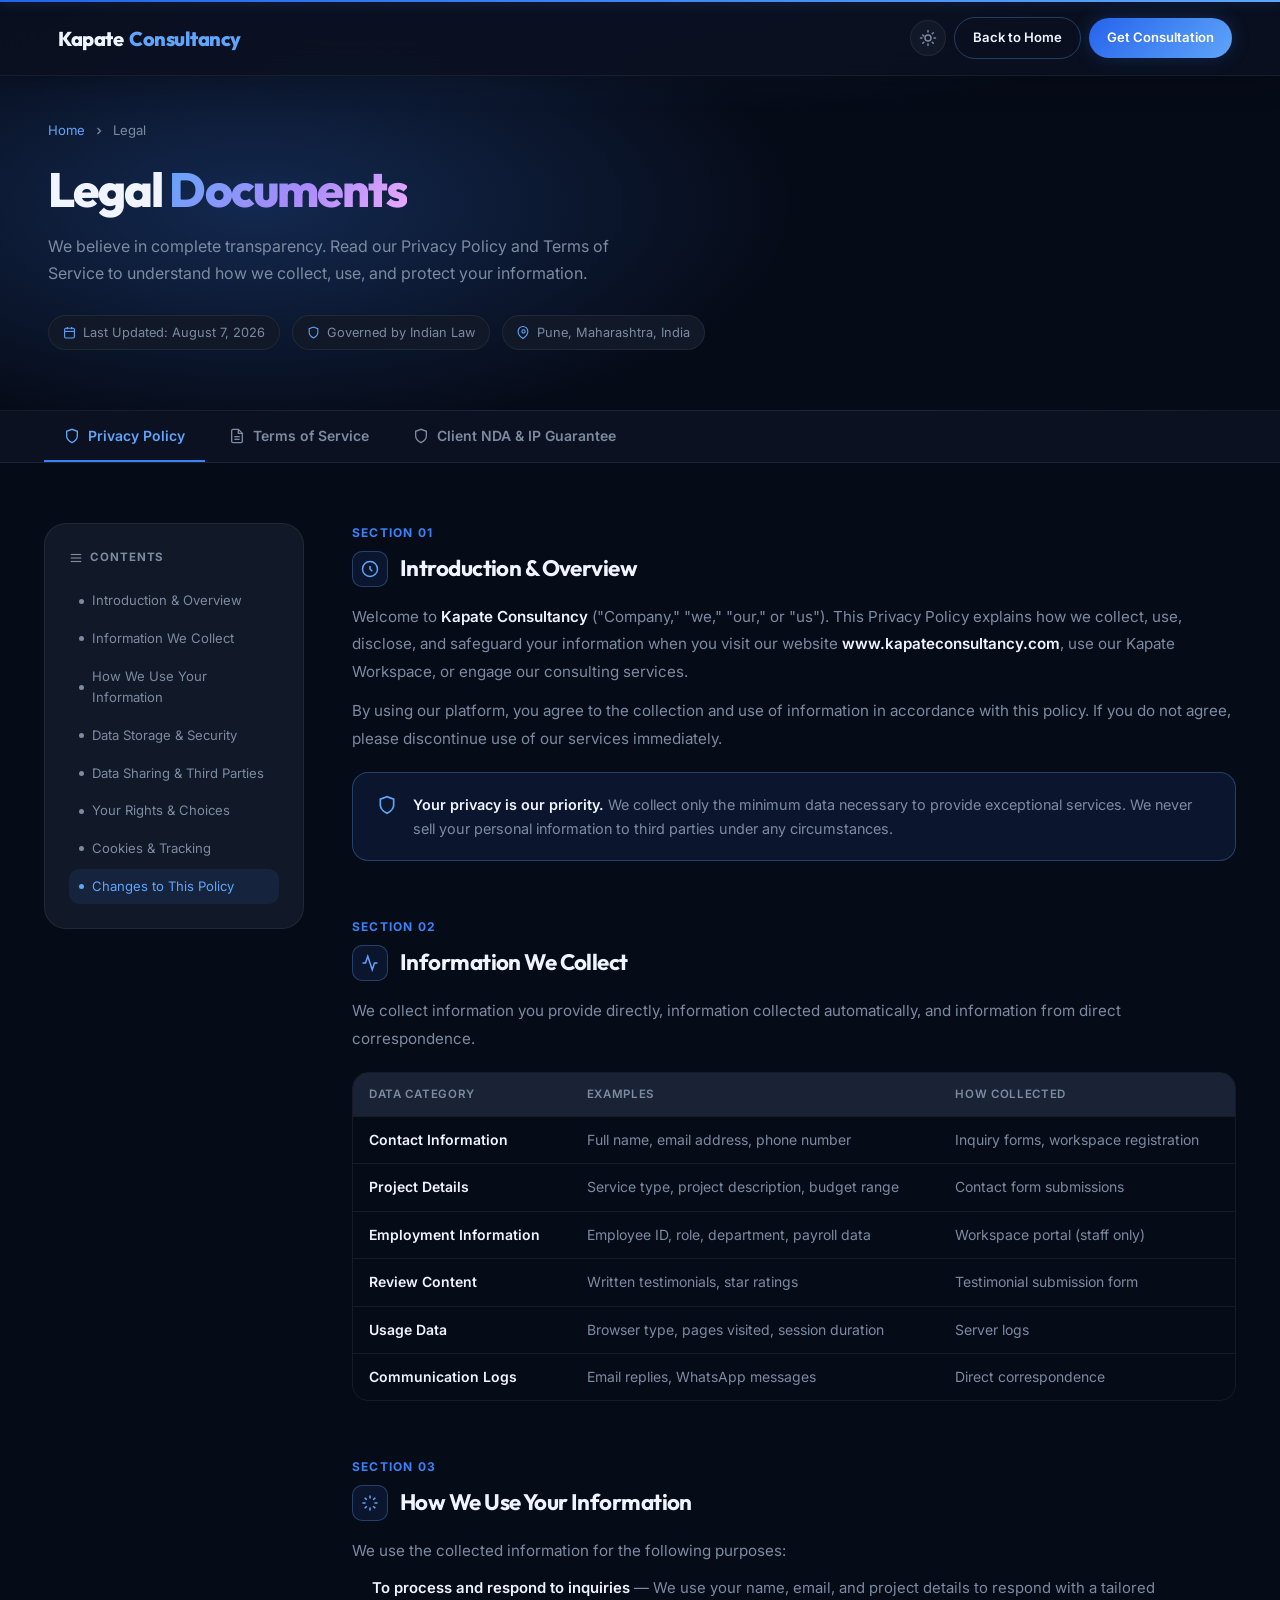
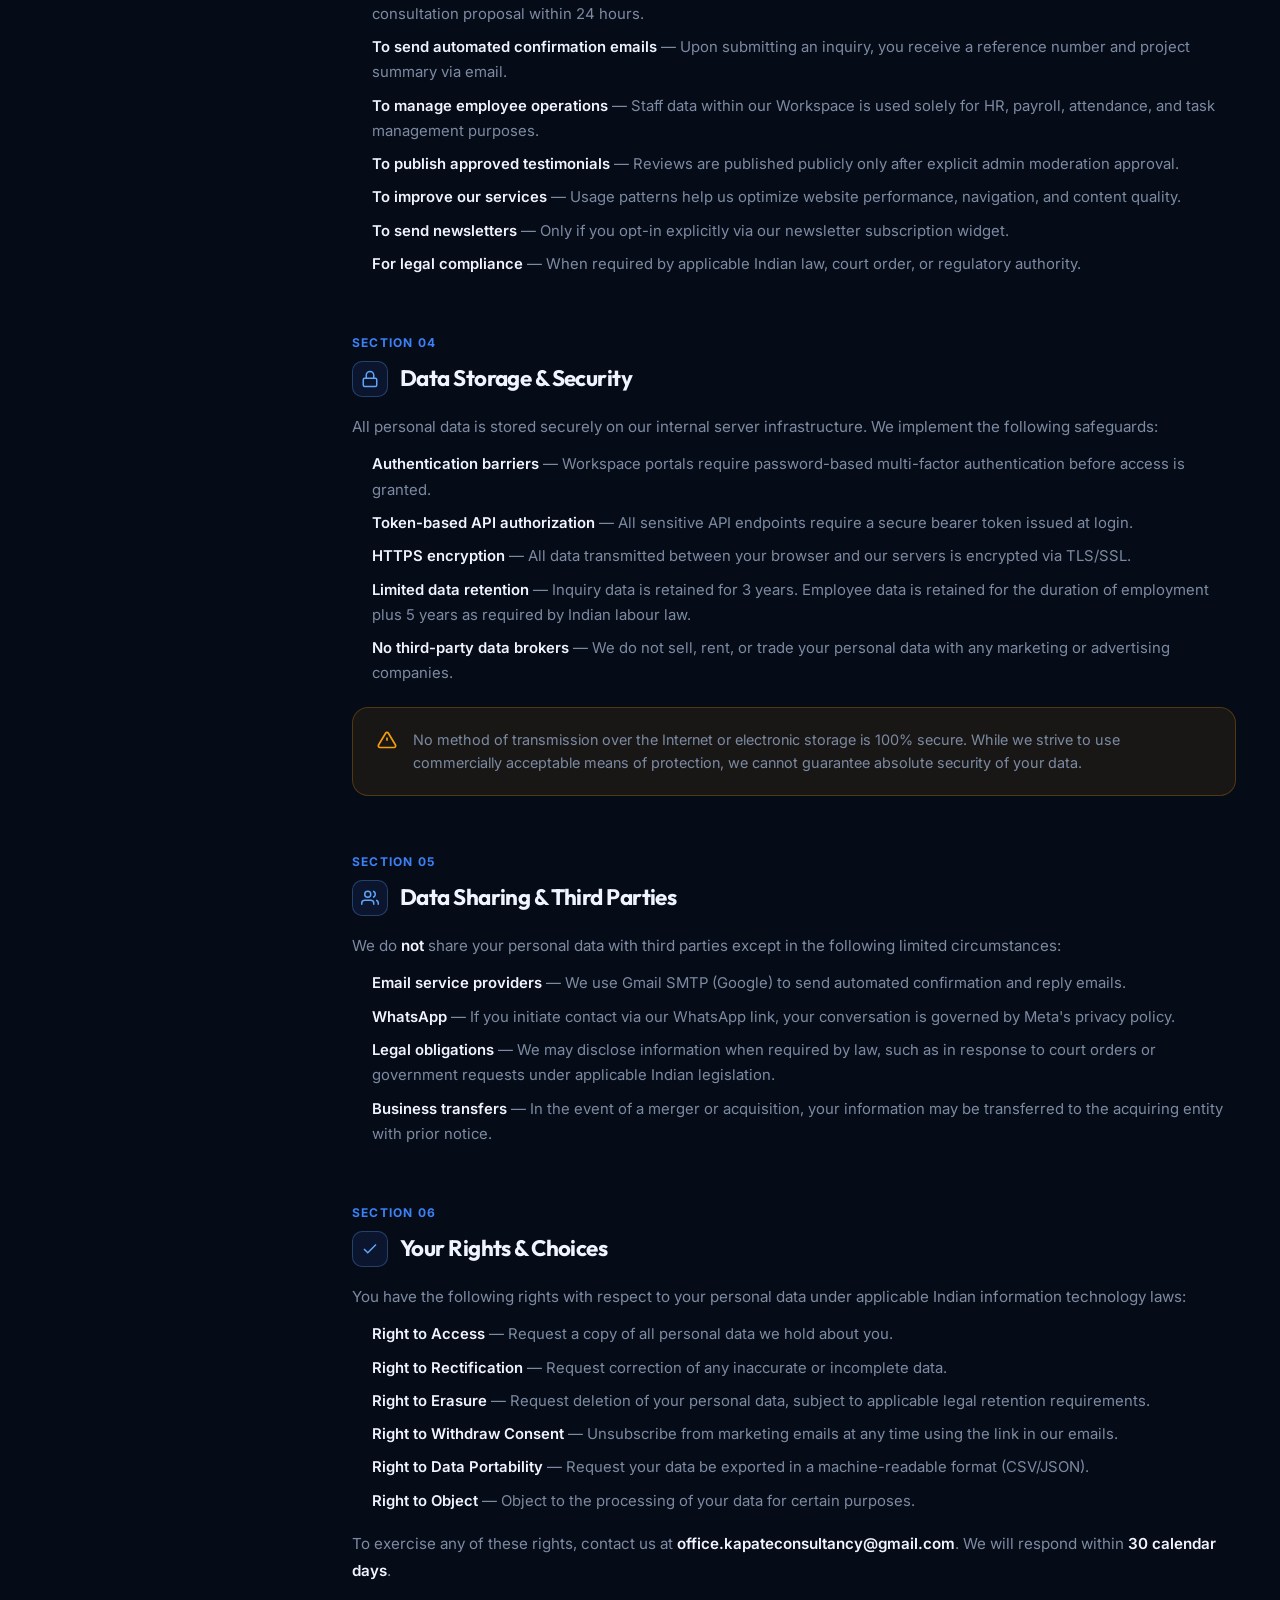
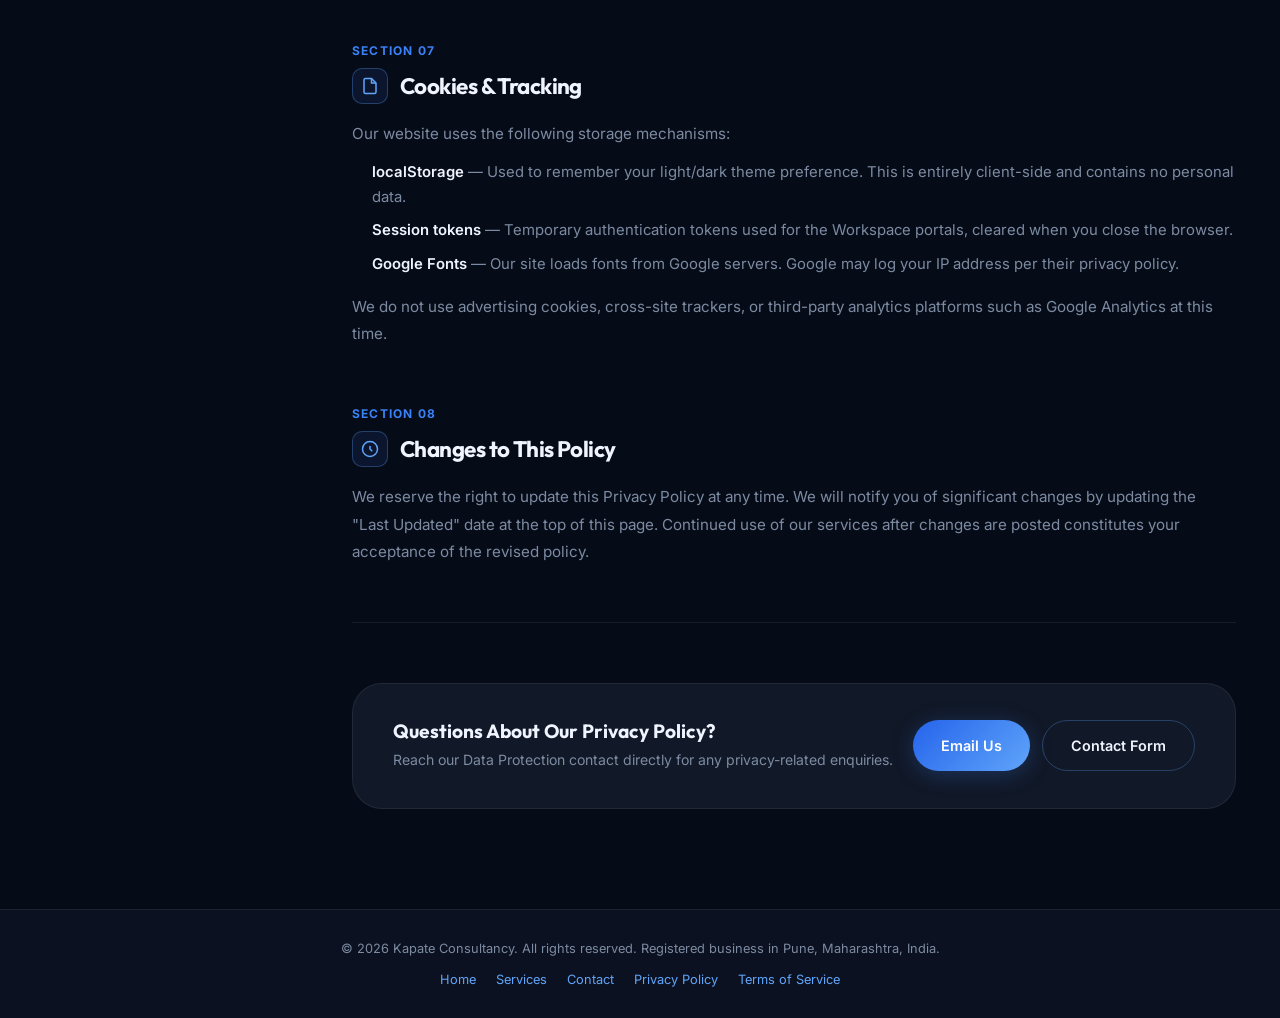
<file: legal.html>
<!DOCTYPE html>
<html lang="en">
<head>
  <meta charset="UTF-8">
  <meta name="viewport" content="width=device-width, initial-scale=1.0">
  <title>Privacy Policy & Terms of Service | Kapate Consultancy</title>

  <!-- SEO -->
  <meta name="description" content="Read Kapate Consultancy's Privacy Policy and Terms of Service. We are committed to transparency, data protection, and your rights.">
  <meta name="robots" content="noindex, follow">
  <meta name="author" content="Kapate Consultancy">
  <meta name="google-site-verification" content="4GXKFqnFJ35MxXGIEZBZ60AN9ygzgpO60Z7xIZo3ZNI" />

  <!-- Google Fonts -->
  <link rel="preconnect" href="https://fonts.googleapis.com">
  <link rel="preconnect" href="https://fonts.gstatic.com" crossorigin>
  <link href="https://fonts.googleapis.com/css2?family=Inter:wght@300;400;500;600;700&family=Outfit:wght@400;500;600;700;800;900&display=swap" rel="stylesheet">

  <!-- Favicons for Google Search Results & Browsers -->
  <link rel="icon" href="favicon.ico" sizes="any">
  <link rel="icon" type="image/png" sizes="48x48" href="favicon.png">
  <link rel="icon" type="image/png" sizes="192x192" href="favicon-192x192.png">
  <link rel="shortcut icon" href="favicon.ico">
  <link rel="apple-touch-icon" sizes="180x180" href="apple-touch-icon.png">
  <link rel="manifest" href="manifest.json">
  <meta name="theme-color" content="#090d16">
  <meta name="apple-mobile-web-app-capable" content="yes">
  <meta name="apple-mobile-web-app-status-bar-style" content="black-translucent">

  <link rel="stylesheet" href="style.css">


  <style>
    /* ===== LEGAL PAGE SPECIFIC STYLES ===== */

    .legal-hero {
      background: var(--grad-hero);
      border-bottom: 1px solid var(--border);
      padding: 120px 0 60px;
      position: relative;
      overflow: hidden;
    }

    .legal-hero::before {
      content: '';
      position: absolute;
      inset: 0;
      background: radial-gradient(ellipse 60% 80% at 20% 50%, var(--accent-glow) 0%, transparent 70%);
      pointer-events: none;
    }

    .legal-hero-inner { position: relative; z-index: 1; }

    .legal-breadcrumb {
      display: flex;
      align-items: center;
      gap: 8px;
      font-size: 0.82rem;
      color: var(--text-muted);
      margin-bottom: 20px;
    }

    .legal-breadcrumb a {
      color: var(--accent-lt);
      text-decoration: none;
      transition: color var(--ease-fast);
    }

    .legal-breadcrumb a:hover { color: var(--text); }

    .legal-title {
      font-family: var(--font-heading);
      font-size: clamp(2rem, 5vw, 3rem);
      font-weight: 800;
      color: var(--text);
      line-height: 1.15;
      margin-bottom: 16px;
    }

    .legal-subtitle {
      font-size: 1rem;
      color: var(--text-muted);
      max-width: 580px;
      line-height: 1.7;
    }

    .legal-meta-row {
      display: flex;
      flex-wrap: wrap;
      gap: 12px;
      margin-top: 28px;
    }

    .legal-meta-pill {
      display: flex;
      align-items: center;
      gap: 7px;
      font-size: 0.8rem;
      color: var(--text-muted);
      background: var(--surface);
      border: 1px solid var(--border);
      padding: 6px 14px;
      border-radius: var(--r-full);
    }

    .legal-meta-pill svg { color: var(--accent-lt); flex-shrink: 0; }

    /* ===== TAB SWITCHER ===== */
    .legal-tabs-outer {
      background: var(--bg-alt);
      border-bottom: 1px solid var(--border);
      position: sticky;
      top: 76px;
      z-index: 90;
    }

    .legal-tabs {
      display: flex;
      gap: 4px;
      padding: 0 24px;
      max-width: var(--max-width);
      margin: 0 auto;
    }

    .legal-tab-btn {
      display: flex;
      align-items: center;
      gap: 8px;
      padding: 16px 20px;
      font-size: 0.875rem;
      font-weight: 600;
      color: var(--text-muted);
      background: transparent;
      border: none;
      border-bottom: 2px solid transparent;
      cursor: pointer;
      transition: color var(--ease-fast), border-color var(--ease-fast);
      white-space: nowrap;
    }

    .legal-tab-btn:hover { color: var(--text); }

    .legal-tab-btn.active {
      color: var(--accent-lt);
      border-bottom-color: var(--accent);
    }

    .legal-tab-btn svg { width: 16px; height: 16px; flex-shrink: 0; }

    /* ===== LEGAL CONTENT LAYOUT ===== */
    .legal-layout {
      display: grid;
      grid-template-columns: 260px 1fr;
      gap: 48px;
      max-width: var(--max-width);
      margin: 0 auto;
      padding: 60px 24px 100px;
      align-items: start;
    }

    @media (max-width: 900px) {
      .legal-layout { grid-template-columns: 1fr; gap: 32px; }
      .legal-toc { display: none; }
    }

    /* ===== TABLE OF CONTENTS ===== */
    .legal-toc {
      position: sticky;
      top: 130px;
      background: var(--surface);
      border: 1px solid var(--border);
      border-radius: var(--r-lg);
      padding: 24px;
    }

    .toc-title {
      font-size: 0.72rem;
      font-weight: 700;
      color: var(--text-muted);
      text-transform: uppercase;
      letter-spacing: 0.08em;
      margin-bottom: 16px;
      display: flex;
      align-items: center;
      gap: 7px;
    }

    .toc-list {
      list-style: none;
      display: flex;
      flex-direction: column;
      gap: 2px;
    }

    .toc-list li a {
      display: flex;
      align-items: center;
      gap: 8px;
      padding: 7px 10px;
      font-size: 0.82rem;
      color: var(--text-muted);
      text-decoration: none;
      border-radius: var(--r-sm);
      transition: background var(--ease-fast), color var(--ease-fast);
    }

    .toc-list li a:hover,
    .toc-list li a.toc-active {
      background: var(--accent-dim);
      color: var(--accent-lt);
    }

    .toc-list li a::before {
      content: '';
      width: 5px; height: 5px;
      border-radius: 50%;
      background: currentColor;
      flex-shrink: 0;
    }

    /* ===== LEGAL CONTENT PANEL ===== */
    .legal-panel { display: none; }
    .legal-panel.active { display: block; }

    /* ===== LEGAL SECTIONS ===== */
    .legal-section {
      margin-bottom: 56px;
      scroll-margin-top: 150px;
      animation: legalFadeUp 0.5s ease both;
    }

    @keyframes legalFadeUp {
      from { opacity: 0; transform: translateY(18px); }
      to   { opacity: 1; transform: translateY(0); }
    }

    .legal-section-num {
      font-size: 0.75rem;
      font-weight: 700;
      color: var(--accent);
      text-transform: uppercase;
      letter-spacing: 0.1em;
      margin-bottom: 8px;
    }

    .legal-section h2 {
      font-family: var(--font-heading);
      font-size: 1.4rem;
      font-weight: 700;
      color: var(--text);
      margin-bottom: 16px;
      display: flex;
      align-items: center;
      gap: 12px;
    }

    .legal-section h2 .sec-icon {
      width: 36px; height: 36px;
      background: var(--accent-dim);
      border: 1px solid var(--border-accent);
      border-radius: var(--r-sm);
      display: flex;
      align-items: center;
      justify-content: center;
      flex-shrink: 0;
      color: var(--accent-lt);
    }

    .legal-section p {
      color: var(--text-muted);
      font-size: 0.95rem;
      line-height: 1.8;
      margin-bottom: 12px;
    }

    .legal-section ul,
    .legal-section ol {
      padding-left: 20px;
      margin: 12px 0 16px;
      display: flex;
      flex-direction: column;
      gap: 8px;
    }

    .legal-section ul li,
    .legal-section ol li {
      color: var(--text-muted);
      font-size: 0.93rem;
      line-height: 1.7;
    }

    .legal-section ul li::marker { color: var(--accent); }
    .legal-section ol li::marker { color: var(--accent); font-weight: 700; }
    .legal-section strong { color: var(--text); font-weight: 600; }

    /* ===== BOXES ===== */
    .legal-highlight {
      background: var(--accent-dim);
      border: 1px solid var(--border-accent);
      border-radius: var(--r-md);
      padding: 20px 24px;
      margin: 20px 0;
      display: flex;
      gap: 16px;
      align-items: flex-start;
    }

    .legal-highlight svg { color: var(--accent-lt); flex-shrink: 0; margin-top: 2px; }
    .legal-highlight p { margin: 0; font-size: 0.9rem; line-height: 1.65; }

    .legal-warning {
      background: rgba(245,158,11,0.08);
      border: 1px solid rgba(245,158,11,0.25);
      border-radius: var(--r-md);
      padding: 20px 24px;
      margin: 20px 0;
      display: flex;
      gap: 16px;
      align-items: flex-start;
    }

    .legal-warning svg { color: var(--gold); flex-shrink: 0; margin-top: 2px; }
    .legal-warning p { margin: 0; font-size: 0.9rem; line-height: 1.65; }

    /* ===== DATA TABLE ===== */
    .legal-table-wrap {
      overflow-x: auto;
      border-radius: var(--r-md);
      border: 1px solid var(--border);
      margin: 20px 0;
    }

    .legal-table {
      width: 100%;
      border-collapse: collapse;
      font-size: 0.875rem;
    }

    .legal-table th {
      background: var(--surface-2);
      color: var(--text-muted);
      font-weight: 600;
      text-transform: uppercase;
      font-size: 0.72rem;
      letter-spacing: 0.06em;
      padding: 12px 16px;
      text-align: left;
      border-bottom: 1px solid var(--border);
    }

    .legal-table td {
      padding: 12px 16px;
      color: var(--text-muted);
      border-bottom: 1px solid var(--border);
      vertical-align: top;
      line-height: 1.6;
    }

    .legal-table td strong { color: var(--text); }
    .legal-table tr:last-child td { border-bottom: none; }
    .legal-table tr:hover td { background: var(--surface); }

    .legal-divider { height: 1px; background: var(--border); margin: 40px 0; }

    /* ===== CTA BOX ===== */
    .legal-contact-cta {
      background: var(--surface);
      border: 1px solid var(--border);
      border-radius: var(--r-xl);
      padding: 36px 40px;
      display: flex;
      flex-wrap: wrap;
      align-items: center;
      justify-content: space-between;
      gap: 20px;
      margin-top: 60px;
    }

    @media (max-width: 600px) {
      .legal-contact-cta { padding: 24px; }
    }

    .legal-cta-text h3 {
      font-family: var(--font-heading);
      font-size: 1.2rem;
      font-weight: 700;
      color: var(--text);
      margin-bottom: 6px;
    }

    .legal-cta-text p { color: var(--text-muted); font-size: 0.88rem; margin: 0; }

    .legal-cta-actions { display: flex; gap: 12px; flex-wrap: wrap; }

    /* ===== FOOTER ===== */
    .legal-footer {
      background: var(--bg-alt);
      border-top: 1px solid var(--border);
      padding: 28px 24px;
      text-align: center;
    }

    .legal-footer p { font-size: 0.8rem; color: var(--text-muted); margin-bottom: 10px; }

    .legal-footer-links {
      display: flex;
      justify-content: center;
      flex-wrap: wrap;
      gap: 6px 20px;
    }

    .legal-footer-links a {
      font-size: 0.8rem;
      color: var(--accent-lt);
      text-decoration: none;
      transition: color var(--ease-fast);
    }

    .legal-footer-links a:hover { color: var(--text); }

    /* ===== BACK TO TOP ===== */
    #back-to-top {
      position: fixed;
      bottom: 32px;
      right: 32px;
      width: 44px; height: 44px;
      background: var(--accent);
      border: none;
      border-radius: var(--r-full);
      cursor: pointer;
      display: flex;
      align-items: center;
      justify-content: center;
      color: #fff;
      opacity: 0;
      transform: translateY(12px);
      transition: opacity var(--ease-fast), transform var(--ease-fast), background var(--ease-fast);
      z-index: 200;
      box-shadow: var(--sh-md);
    }

    #back-to-top.visible { opacity: 1; transform: translateY(0); }
    #back-to-top:hover { background: var(--accent-lt); }

    /* ===== READING PROGRESS ===== */
    #legal-progress {
      position: fixed;
      top: 0; left: 0;
      height: 3px;
      background: var(--grad-accent);
      width: 0%;
      transition: width 0.15s linear;
      z-index: 9999;
    }
  </style>
</head>
<body class="dark-theme">

  <!-- Reading Progress -->
  <div id="legal-progress"></div>

  <!-- ===== MINI HEADER ===== -->
  <header class="header scrolled" id="legal-header" style="position:fixed;top:0;left:0;right:0;z-index:1000;">
    <div class="container header-container">
      <a href="index.html" class="logo-area" aria-label="Back to Kapate Consultancy home">
        <span class="logo-dot"></span>
        <span class="logo-text">Kapate <span class="logo-accent">Consultancy</span></span>
      </a>
      <div class="header-actions">
        <button id="theme-toggle-btn" class="theme-toggle-btn" aria-label="Toggle light/dark theme">
          <svg class="sun-icon" xmlns="http://www.w3.org/2000/svg" width="18" height="18" viewBox="0 0 24 24" fill="none" stroke="currentColor" stroke-width="2" stroke-linecap="round" stroke-linejoin="round"><circle cx="12" cy="12" r="4"/><path d="M12 2v2M12 20v2m-7.07-14.07 1.41 1.41M17.66 17.66l1.41 1.41M2 12h2M20 12h2m-4.34-5.66 1.41-1.41M6.34 17.66l-1.41 1.41"/></svg>
          <svg class="moon-icon" xmlns="http://www.w3.org/2000/svg" width="18" height="18" viewBox="0 0 24 24" fill="none" stroke="currentColor" stroke-width="2" stroke-linecap="round" stroke-linejoin="round"><path d="M12 3a6 6 0 0 0 9 9 9 9 0 1 1-9-9Z"/></svg>
        </button>
        <a href="index.html" class="btn btn-sm btn-outline hide-mobile">Back to Home</a>
        <a href="index.html#contact" class="btn btn-sm btn-primary hide-mobile">Get Consultation</a>
      </div>
    </div>
  </header>

  <!-- ===== HERO ===== -->
  <section class="legal-hero">
    <div class="container legal-hero-inner">
      <nav class="legal-breadcrumb" aria-label="Breadcrumb">
        <a href="index.html">Home</a>
        <svg xmlns="http://www.w3.org/2000/svg" width="12" height="12" viewBox="0 0 24 24" fill="none" stroke="currentColor" stroke-width="2.5"><polyline points="9 18 15 12 9 6"/></svg>
        <span>Legal</span>
      </nav>

      <h1 class="legal-title">Legal <span class="gradient-text">Documents</span></h1>
      <p class="legal-subtitle">We believe in complete transparency. Read our Privacy Policy and Terms of Service to understand how we collect, use, and protect your information.</p>

      <div class="legal-meta-row">
        <div class="legal-meta-pill">
          <svg xmlns="http://www.w3.org/2000/svg" width="13" height="13" viewBox="0 0 24 24" fill="none" stroke="currentColor" stroke-width="2"><rect x="3" y="4" width="18" height="18" rx="2" ry="2"/><line x1="16" y1="2" x2="16" y2="6"/><line x1="8" y1="2" x2="8" y2="6"/><line x1="3" y1="10" x2="21" y2="10"/></svg>
          Last Updated: August 7, 2026
        </div>
        <div class="legal-meta-pill">
          <svg xmlns="http://www.w3.org/2000/svg" width="13" height="13" viewBox="0 0 24 24" fill="none" stroke="currentColor" stroke-width="2"><path d="M12 22s8-4 8-10V5l-8-3-8 3v7c0 6 8 10 8 10z"/></svg>
          Governed by Indian Law
        </div>
        <div class="legal-meta-pill">
          <svg xmlns="http://www.w3.org/2000/svg" width="13" height="13" viewBox="0 0 24 24" fill="none" stroke="currentColor" stroke-width="2"><path d="M20 10c0 7-9 13-9 13s-9-6-9-13a9 9 0 0 1 18 0z"/><circle cx="12" cy="10" r="3"/></svg>
          Pune, Maharashtra, India
        </div>
      </div>
    </div>
  </section>

  <!-- ===== TAB SWITCHER ===== -->
  <div class="legal-tabs-outer">
    <div class="legal-tabs">
      <button class="legal-tab-btn active" id="tab-privacy" data-panel="privacy-panel" aria-selected="true">
        <svg xmlns="http://www.w3.org/2000/svg" viewBox="0 0 24 24" fill="none" stroke="currentColor" stroke-width="2"><path d="M12 22s8-4 8-10V5l-8-3-8 3v7c0 6 8 10 8 10z"/></svg>
        Privacy Policy
      </button>
      <button class="legal-tab-btn" id="tab-terms" data-panel="terms-panel" aria-selected="false">
        <svg xmlns="http://www.w3.org/2000/svg" viewBox="0 0 24 24" fill="none" stroke="currentColor" stroke-width="2"><path d="M14 2H6a2 2 0 0 0-2 2v16a2 2 0 0 0 2 2h12a2 2 0 0 0 2-2V8z"/><polyline points="14 2 14 8 20 8"/><line x1="16" y1="13" x2="8" y2="13"/><line x1="16" y1="17" x2="8" y2="17"/></svg>
        Terms of Service
      </button>
      <button class="legal-tab-btn" id="tab-nda" data-panel="nda-panel" aria-selected="false">
        <svg xmlns="http://www.w3.org/2000/svg" viewBox="0 0 24 24" fill="none" stroke="currentColor" stroke-width="2"><path d="M12 22s8-4 8-10V5l-8-3-8 3v7c0 6 8 10 8 10z"/></svg>
        Client NDA &amp; IP Guarantee
      </button>
    </div>
  </div>

  <!-- ===== MAIN CONTENT ===== -->
  <main>
    <div class="legal-layout">

      <!-- TOC SIDEBAR -->
      <aside class="legal-toc" id="legal-toc" aria-label="Table of Contents">
        <div class="toc-title">
          <svg xmlns="http://www.w3.org/2000/svg" width="14" height="14" viewBox="0 0 24 24" fill="none" stroke="currentColor" stroke-width="2"><line x1="3" y1="12" x2="21" y2="12"/><line x1="3" y1="6" x2="21" y2="6"/><line x1="3" y1="18" x2="21" y2="18"/></svg>
          Contents
        </div>
        <ul class="toc-list" id="toc-list"></ul>
      </aside>

      <!-- ======== PRIVACY POLICY ======== -->
      <div class="legal-panel active" id="privacy-panel">

        <div class="legal-section" id="pp-1">
          <div class="legal-section-num">Section 01</div>
          <h2>
            <span class="sec-icon"><svg xmlns="http://www.w3.org/2000/svg" width="18" height="18" viewBox="0 0 24 24" fill="none" stroke="currentColor" stroke-width="2"><circle cx="12" cy="12" r="10"/><path d="M12 8v4l3 3"/></svg></span>
            Introduction &amp; Overview
          </h2>
          <p>Welcome to <strong>Kapate Consultancy</strong> ("Company," "we," "our," or "us"). This Privacy Policy explains how we collect, use, disclose, and safeguard your information when you visit our website <strong>www.kapateconsultancy.com</strong>, use our Kapate Workspace, or engage our consulting services.</p>
          <p>By using our platform, you agree to the collection and use of information in accordance with this policy. If you do not agree, please discontinue use of our services immediately.</p>
          <div class="legal-highlight">
            <svg xmlns="http://www.w3.org/2000/svg" width="20" height="20" viewBox="0 0 24 24" fill="none" stroke="currentColor" stroke-width="2"><path d="M12 22s8-4 8-10V5l-8-3-8 3v7c0 6 8 10 8 10z"/></svg>
            <p><strong>Your privacy is our priority.</strong> We collect only the minimum data necessary to provide exceptional services. We never sell your personal information to third parties under any circumstances.</p>
          </div>
        </div>

        <div class="legal-section" id="pp-2">
          <div class="legal-section-num">Section 02</div>
          <h2>
            <span class="sec-icon"><svg xmlns="http://www.w3.org/2000/svg" width="18" height="18" viewBox="0 0 24 24" fill="none" stroke="currentColor" stroke-width="2"><polyline points="22 12 18 12 15 21 9 3 6 12 2 12"/></svg></span>
            Information We Collect
          </h2>
          <p>We collect information you provide directly, information collected automatically, and information from direct correspondence.</p>
          <div class="legal-table-wrap">
            <table class="legal-table">
              <thead>
                <tr>
                  <th>Data Category</th>
                  <th>Examples</th>
                  <th>How Collected</th>
                </tr>
              </thead>
              <tbody>
                <tr>
                  <td><strong>Contact Information</strong></td>
                  <td>Full name, email address, phone number</td>
                  <td>Inquiry forms, workspace registration</td>
                </tr>
                <tr>
                  <td><strong>Project Details</strong></td>
                  <td>Service type, project description, budget range</td>
                  <td>Contact form submissions</td>
                </tr>
                <tr>
                  <td><strong>Employment Information</strong></td>
                  <td>Employee ID, role, department, payroll data</td>
                  <td>Workspace portal (staff only)</td>
                </tr>
                <tr>
                  <td><strong>Review Content</strong></td>
                  <td>Written testimonials, star ratings</td>
                  <td>Testimonial submission form</td>
                </tr>
                <tr>
                  <td><strong>Usage Data</strong></td>
                  <td>Browser type, pages visited, session duration</td>
                  <td>Server logs</td>
                </tr>
                <tr>
                  <td><strong>Communication Logs</strong></td>
                  <td>Email replies, WhatsApp messages</td>
                  <td>Direct correspondence</td>
                </tr>
              </tbody>
            </table>
          </div>
        </div>

        <div class="legal-section" id="pp-3">
          <div class="legal-section-num">Section 03</div>
          <h2>
            <span class="sec-icon"><svg xmlns="http://www.w3.org/2000/svg" width="18" height="18" viewBox="0 0 24 24" fill="none" stroke="currentColor" stroke-width="2"><path d="M12 2v4M12 18v4M4.93 4.93l2.83 2.83M16.24 16.24l2.83 2.83M2 12h4M18 12h4M4.93 19.07l2.83-2.83M16.24 7.76l2.83-2.83"/></svg></span>
            How We Use Your Information
          </h2>
          <p>We use the collected information for the following purposes:</p>
          <ul>
            <li><strong>To process and respond to inquiries</strong> — We use your name, email, and project details to respond with a tailored consultation proposal within 24 hours.</li>
            <li><strong>To send automated confirmation emails</strong> — Upon submitting an inquiry, you receive a reference number and project summary via email.</li>
            <li><strong>To manage employee operations</strong> — Staff data within our Workspace is used solely for HR, payroll, attendance, and task management purposes.</li>
            <li><strong>To publish approved testimonials</strong> — Reviews are published publicly only after explicit admin moderation approval.</li>
            <li><strong>To improve our services</strong> — Usage patterns help us optimize website performance, navigation, and content quality.</li>
            <li><strong>To send newsletters</strong> — Only if you opt-in explicitly via our newsletter subscription widget.</li>
            <li><strong>For legal compliance</strong> — When required by applicable Indian law, court order, or regulatory authority.</li>
          </ul>
        </div>

        <div class="legal-section" id="pp-4">
          <div class="legal-section-num">Section 04</div>
          <h2>
            <span class="sec-icon"><svg xmlns="http://www.w3.org/2000/svg" width="18" height="18" viewBox="0 0 24 24" fill="none" stroke="currentColor" stroke-width="2"><rect x="3" y="11" width="18" height="11" rx="2" ry="2"/><path d="M7 11V7a5 5 0 0 1 10 0v4"/></svg></span>
            Data Storage &amp; Security
          </h2>
          <p>All personal data is stored securely on our internal server infrastructure. We implement the following safeguards:</p>
          <ul>
            <li><strong>Authentication barriers</strong> — Workspace portals require password-based multi-factor authentication before access is granted.</li>
            <li><strong>Token-based API authorization</strong> — All sensitive API endpoints require a secure bearer token issued at login.</li>
            <li><strong>HTTPS encryption</strong> — All data transmitted between your browser and our servers is encrypted via TLS/SSL.</li>
            <li><strong>Limited data retention</strong> — Inquiry data is retained for 3 years. Employee data is retained for the duration of employment plus 5 years as required by Indian labour law.</li>
            <li><strong>No third-party data brokers</strong> — We do not sell, rent, or trade your personal data with any marketing or advertising companies.</li>
          </ul>
          <div class="legal-warning">
            <svg xmlns="http://www.w3.org/2000/svg" width="20" height="20" viewBox="0 0 24 24" fill="none" stroke="currentColor" stroke-width="2"><path d="M10.29 3.86L1.82 18a2 2 0 0 0 1.71 3h16.94a2 2 0 0 0 1.71-3L13.71 3.86a2 2 0 0 0-3.42 0z"/><line x1="12" y1="9" x2="12" y2="13"/><line x1="12" y1="17" x2="12.01" y2="17"/></svg>
            <p>No method of transmission over the Internet or electronic storage is 100% secure. While we strive to use commercially acceptable means of protection, we cannot guarantee absolute security of your data.</p>
          </div>
        </div>

        <div class="legal-section" id="pp-5">
          <div class="legal-section-num">Section 05</div>
          <h2>
            <span class="sec-icon"><svg xmlns="http://www.w3.org/2000/svg" width="18" height="18" viewBox="0 0 24 24" fill="none" stroke="currentColor" stroke-width="2"><path d="M17 21v-2a4 4 0 0 0-4-4H5a4 4 0 0 0-4 4v2"/><circle cx="9" cy="7" r="4"/><path d="M23 21v-2a4 4 0 0 0-3-3.87"/><path d="M16 3.13a4 4 0 0 1 0 7.75"/></svg></span>
            Data Sharing &amp; Third Parties
          </h2>
          <p>We do <strong>not</strong> share your personal data with third parties except in the following limited circumstances:</p>
          <ul>
            <li><strong>Email service providers</strong> — We use Gmail SMTP (Google) to send automated confirmation and reply emails.</li>
            <li><strong>WhatsApp</strong> — If you initiate contact via our WhatsApp link, your conversation is governed by Meta's privacy policy.</li>
            <li><strong>Legal obligations</strong> — We may disclose information when required by law, such as in response to court orders or government requests under applicable Indian legislation.</li>
            <li><strong>Business transfers</strong> — In the event of a merger or acquisition, your information may be transferred to the acquiring entity with prior notice.</li>
          </ul>
        </div>

        <div class="legal-section" id="pp-6">
          <div class="legal-section-num">Section 06</div>
          <h2>
            <span class="sec-icon"><svg xmlns="http://www.w3.org/2000/svg" width="18" height="18" viewBox="0 0 24 24" fill="none" stroke="currentColor" stroke-width="2"><polyline points="20 6 9 17 4 12"/></svg></span>
            Your Rights &amp; Choices
          </h2>
          <p>You have the following rights with respect to your personal data under applicable Indian information technology laws:</p>
          <ul>
            <li><strong>Right to Access</strong> — Request a copy of all personal data we hold about you.</li>
            <li><strong>Right to Rectification</strong> — Request correction of any inaccurate or incomplete data.</li>
            <li><strong>Right to Erasure</strong> — Request deletion of your personal data, subject to applicable legal retention requirements.</li>
            <li><strong>Right to Withdraw Consent</strong> — Unsubscribe from marketing emails at any time using the link in our emails.</li>
            <li><strong>Right to Data Portability</strong> — Request your data be exported in a machine-readable format (CSV/JSON).</li>
            <li><strong>Right to Object</strong> — Object to the processing of your data for certain purposes.</li>
          </ul>
          <p>To exercise any of these rights, contact us at <strong>office.kapateconsultancy@gmail.com</strong>. We will respond within <strong>30 calendar days</strong>.</p>
        </div>

        <div class="legal-section" id="pp-7">
          <div class="legal-section-num">Section 07</div>
          <h2>
            <span class="sec-icon"><svg xmlns="http://www.w3.org/2000/svg" width="18" height="18" viewBox="0 0 24 24" fill="none" stroke="currentColor" stroke-width="2"><path d="M14 2H6a2 2 0 0 0-2 2v16a2 2 0 0 0 2 2h12a2 2 0 0 0 2-2V8z"/><polyline points="14 2 14 8 20 8"/></svg></span>
            Cookies &amp; Tracking
          </h2>
          <p>Our website uses the following storage mechanisms:</p>
          <ul>
            <li><strong>localStorage</strong> — Used to remember your light/dark theme preference. This is entirely client-side and contains no personal data.</li>
            <li><strong>Session tokens</strong> — Temporary authentication tokens used for the Workspace portals, cleared when you close the browser.</li>
            <li><strong>Google Fonts</strong> — Our site loads fonts from Google servers. Google may log your IP address per their privacy policy.</li>
          </ul>
          <p>We do not use advertising cookies, cross-site trackers, or third-party analytics platforms such as Google Analytics at this time.</p>
        </div>

        <div class="legal-section" id="pp-8">
          <div class="legal-section-num">Section 08</div>
          <h2>
            <span class="sec-icon"><svg xmlns="http://www.w3.org/2000/svg" width="18" height="18" viewBox="0 0 24 24" fill="none" stroke="currentColor" stroke-width="2"><circle cx="12" cy="12" r="10"/><path d="M12 8v4l3 3"/></svg></span>
            Changes to This Policy
          </h2>
          <p>We reserve the right to update this Privacy Policy at any time. We will notify you of significant changes by updating the "Last Updated" date at the top of this page. Continued use of our services after changes are posted constitutes your acceptance of the revised policy.</p>
        </div>

        <div class="legal-divider"></div>

        <div class="legal-contact-cta">
          <div class="legal-cta-text">
            <h3>Questions About Our Privacy Policy?</h3>
            <p>Reach our Data Protection contact directly for any privacy-related enquiries.</p>
          </div>
          <div class="legal-cta-actions">
            <a href="mailto:office.kapateconsultancy@gmail.com" class="btn btn-primary">Email Us</a>
            <a href="index.html#contact" class="btn btn-outline">Contact Form</a>
          </div>
        </div>

      </div>
      <!-- END PRIVACY PANEL -->

      <!-- ======== TERMS OF SERVICE ======== -->
      <div class="legal-panel" id="terms-panel">

        <div class="legal-section" id="ts-1">
          <div class="legal-section-num">Section 01</div>
          <h2>
            <span class="sec-icon"><svg xmlns="http://www.w3.org/2000/svg" width="18" height="18" viewBox="0 0 24 24" fill="none" stroke="currentColor" stroke-width="2"><path d="M14 2H6a2 2 0 0 0-2 2v16a2 2 0 0 0 2 2h12a2 2 0 0 0 2-2V8z"/><polyline points="14 2 14 8 20 8"/></svg></span>
            Agreement to Terms
          </h2>
          <p>These Terms of Service ("Terms") constitute a legally binding agreement between you ("User," "Client," or "Employee") and <strong>Kapate Consultancy</strong> governing your use of our website, portals, and consulting services.</p>
          <p>By accessing or using any part of our platform, you acknowledge that you have read, understood, and agree to be bound by these Terms. If you disagree, you must immediately discontinue use.</p>
          <div class="legal-highlight">
            <svg xmlns="http://www.w3.org/2000/svg" width="20" height="20" viewBox="0 0 24 24" fill="none" stroke="currentColor" stroke-width="2"><circle cx="12" cy="12" r="10"/><path d="m9 12 2 2 4-4"/></svg>
            <p>These Terms were last updated on <strong>August 7, 2026</strong>. Continued use of our services after this date constitutes acceptance of the updated Terms.</p>
          </div>
        </div>

        <div class="legal-section" id="ts-2">
          <div class="legal-section-num">Section 02</div>
          <h2>
            <span class="sec-icon"><svg xmlns="http://www.w3.org/2000/svg" width="18" height="18" viewBox="0 0 24 24" fill="none" stroke="currentColor" stroke-width="2"><path d="M21 16V8a2 2 0 0 0-1-1.73l-7-4a2 2 0 0 0-2 0l-7 4A2 2 0 0 0 3 8v8a2 2 0 0 0 1 1.73l7 4a2 2 0 0 0 2 0l7-4A2 2 0 0 0 21 16z"/></svg></span>
            Our Services
          </h2>
          <p>Kapate Consultancy provides the following professional services:</p>
          <ul>
            <li><strong>Website Development</strong> — Custom, responsive web platforms built on modern frameworks (React, Next.js, HTML/CSS/JS).</li>
            <li><strong>Software &amp; Application Development</strong> — Bespoke desktop, cloud-native, and mobile applications.</li>
            <li><strong>AI &amp; Machine Learning Solutions</strong> — Predictive models, NLP systems, and computer vision integrations.</li>
            <li><strong>Data Analytics &amp; Business Intelligence</strong> — Automated pipelines and real-time dashboards.</li>
            <li><strong>Cloud Services &amp; Deployment</strong> — AWS/GCP architecture, CI/CD pipelines, and infrastructure management.</li>
            <li><strong>Academic Project Mentorship</strong> — End-to-end final-year project development for engineering and diploma students.</li>
          </ul>
          <p>All services are subject to a separate <strong>Project Agreement</strong> or <strong>Statement of Work (SoW)</strong> which governs specific deliverables, timelines, and payment schedules.</p>
        </div>

        <div class="legal-section" id="ts-3">
          <div class="legal-section-num">Section 03</div>
          <h2>
            <span class="sec-icon"><svg xmlns="http://www.w3.org/2000/svg" width="18" height="18" viewBox="0 0 24 24" fill="none" stroke="currentColor" stroke-width="2"><line x1="12" y1="1" x2="12" y2="23"/><path d="M17 5H9.5a3.5 3.5 0 0 0 0 7h5a3.5 3.5 0 0 1 0 7H6"/></svg></span>
            Payment Terms &amp; Billing
          </h2>
          <p>All pricing is project-specific and communicated via a formal quotation. Unless otherwise agreed in writing:</p>
          <ul>
            <li><strong>Advance payment</strong> of 50% of the agreed project cost is required before development commences.</li>
            <li><strong>Final payment</strong> of the remaining 50% is due upon project delivery and handover.</li>
            <li>Payments are accepted via <strong>bank transfer (NEFT/IMPS/UPI)</strong>. Invoices are issued in Indian Rupees (INR).</li>
            <li>All applicable <strong>Goods &amp; Services Tax (GST)</strong> will be charged as per prevailing Indian tax rates.</li>
            <li>Late payment beyond 15 days of invoice date may attract a <strong>1.5% monthly interest charge</strong>.</li>
            <li>For academic/student projects, full payment upfront may be required depending on project scope.</li>
          </ul>
          <div class="legal-warning">
            <svg xmlns="http://www.w3.org/2000/svg" width="20" height="20" viewBox="0 0 24 24" fill="none" stroke="currentColor" stroke-width="2"><path d="M10.29 3.86L1.82 18a2 2 0 0 0 1.71 3h16.94a2 2 0 0 0 1.71-3L13.71 3.86a2 2 0 0 0-3.42 0z"/><line x1="12" y1="9" x2="12" y2="13"/><line x1="12" y1="17" x2="12.01" y2="17"/></svg>
            <p><strong>Chargebacks &amp; disputes</strong> on completed and delivered projects are not accepted. Any payment disputes must be raised in writing within 7 days of project delivery.</p>
          </div>
        </div>

        <div class="legal-section" id="ts-4">
          <div class="legal-section-num">Section 04</div>
          <h2>
            <span class="sec-icon"><svg xmlns="http://www.w3.org/2000/svg" width="18" height="18" viewBox="0 0 24 24" fill="none" stroke="currentColor" stroke-width="2"><circle cx="12" cy="12" r="10"/><polyline points="12 6 12 12 16 14"/></svg></span>
            Project Delivery &amp; Revisions
          </h2>
          <p>Unless otherwise specified in the SoW:</p>
          <ul>
            <li>Timelines begin <strong>from the date of project kickoff</strong>, which requires advance payment and provision of all necessary materials and content by the Client.</li>
            <li>Each project includes <strong>2 free revision rounds</strong> post-delivery. Additional revisions may be billed at our standard hourly rate.</li>
            <li>A project is deemed <strong>delivered</strong> when source code, deployment credentials, or final files are handed over via agreed channels (email, GitHub, or shared drive).</li>
            <li>Client-caused delays (failure to provide content, credentials, or feedback within 5 business days) may result in adjusted delivery timelines without penalties to us.</li>
            <li>Post-delivery <strong>bug fixes</strong> for issues attributable to our code are covered for <strong>30 days</strong> at no additional cost.</li>
          </ul>
        </div>

        <div class="legal-section" id="ts-5">
          <div class="legal-section-num">Section 05</div>
          <h2>
            <span class="sec-icon"><svg xmlns="http://www.w3.org/2000/svg" width="18" height="18" viewBox="0 0 24 24" fill="none" stroke="currentColor" stroke-width="2"><rect x="3" y="11" width="18" height="11" rx="2" ry="2"/><path d="M7 11V7a5 5 0 0 1 10 0v4"/></svg></span>
            Intellectual Property
          </h2>
          <p>Upon receipt of <strong>full payment</strong>, all intellectual property rights in the deliverables created specifically for your project are assigned to you.</p>
          <ul>
            <li>Kapate Consultancy retains the right to display completed work in our <strong>portfolio and marketing materials</strong> unless explicitly opted out in writing.</li>
            <li>Any <strong>open-source libraries, frameworks, or third-party components</strong> included in deliverables remain subject to their respective licenses.</li>
            <li>Pre-existing intellectual property (internal tools, code libraries, methodologies) developed by Kapate Consultancy remains our sole property.</li>
            <li>All source code delivered to students for academic projects is <strong>strictly for educational submission purposes</strong> and may not be resold or commercially exploited.</li>
          </ul>
        </div>

        <div class="legal-section" id="ts-6">
          <div class="legal-section-num">Section 06</div>
          <h2>
            <span class="sec-icon"><svg xmlns="http://www.w3.org/2000/svg" width="18" height="18" viewBox="0 0 24 24" fill="none" stroke="currentColor" stroke-width="2"><path d="M4 15s1-1 4-1 5 2 8 2 4-1 4-1V3s-1 1-4 1-5-2-8-2-4 1-4 1z"/><line x1="4" y1="22" x2="4" y2="15"/></svg></span>
            Confidentiality
          </h2>
          <p>Both parties agree to keep confidential any proprietary, sensitive, or non-public information shared during the course of the engagement.</p>
          <ul>
            <li>Neither party shall disclose Confidential Information to any third party without prior written consent.</li>
            <li>Confidential Information does not include information that is publicly known, independently developed, or legally obtained from another source.</li>
            <li>Confidentiality obligations survive the termination of this agreement for a period of <strong>3 years</strong>.</li>
          </ul>
        </div>

        <div class="legal-section" id="ts-7">
          <div class="legal-section-num">Section 07</div>
          <h2>
            <span class="sec-icon"><svg xmlns="http://www.w3.org/2000/svg" width="18" height="18" viewBox="0 0 24 24" fill="none" stroke="currentColor" stroke-width="2"><polygon points="7.86 2 16.14 2 22 7.86 22 16.14 16.14 22 7.86 22 2 16.14 2 7.86 7.86 2"/><line x1="12" y1="8" x2="12" y2="12"/><line x1="12" y1="16" x2="12.01" y2="16"/></svg></span>
            Limitation of Liability
          </h2>
          <p>To the maximum extent permitted under applicable Indian law:</p>
          <ul>
            <li>Kapate Consultancy's total liability shall not exceed the <strong>total amount paid by the client</strong> for the specific project in question.</li>
            <li>We shall not be liable for any <strong>indirect, incidental, special, consequential, or punitive damages</strong>, including loss of profits, data, or business opportunities.</li>
            <li>We are not responsible for third-party services, platforms, or APIs integrated as part of a project delivery.</li>
            <li>The Company shall not be liable for delays caused by <strong>force majeure events</strong> including natural disasters, internet outages, or government restrictions.</li>
          </ul>
        </div>

        <div class="legal-section" id="ts-8">
          <div class="legal-section-num">Section 08</div>
          <h2>
            <span class="sec-icon"><svg xmlns="http://www.w3.org/2000/svg" width="18" height="18" viewBox="0 0 24 24" fill="none" stroke="currentColor" stroke-width="2"><path d="M18 6 6 18M6 6l12 12"/></svg></span>
            Termination
          </h2>
          <p>Either party may terminate an engagement with <strong>7 days' written notice</strong> via email. Upon termination:</p>
          <ul>
            <li>Work completed up to the termination date must be paid for in full at a pro-rated basis.</li>
            <li>All project materials and source code up to that point will be handed over to the client upon receipt of payment.</li>
            <li>If the client terminates without cause after development has commenced, the <strong>advance payment is non-refundable</strong>.</li>
            <li>If Kapate Consultancy terminates due to client non-compliance or non-payment, the client forfeits any delivered materials until outstanding dues are cleared.</li>
          </ul>
        </div>

        <div class="legal-section" id="ts-9">
          <div class="legal-section-num">Section 09</div>
          <h2>
            <span class="sec-icon"><svg xmlns="http://www.w3.org/2000/svg" width="18" height="18" viewBox="0 0 24 24" fill="none" stroke="currentColor" stroke-width="2"><path d="M20 10c0 7-9 13-9 13s-9-6-9-13a9 9 0 0 1 18 0z"/><circle cx="12" cy="10" r="3"/></svg></span>
            Governing Law &amp; Dispute Resolution
          </h2>
          <p>These Terms are governed by and construed in accordance with the laws of the <strong>Republic of India</strong>, specifically:</p>
          <ul>
            <li>The Information Technology Act, 2000 (and amendments)</li>
            <li>The Indian Contract Act, 1872</li>
            <li>The Consumer Protection Act, 2019 (where applicable)</li>
          </ul>
          <p>Any disputes shall first be resolved through <strong>good-faith negotiation</strong>. If unresolved, disputes shall be subject to the exclusive jurisdiction of the courts located in <strong>Pune, Maharashtra, India</strong>.</p>
        </div>

        <div class="legal-section" id="ts-10">
          <div class="legal-section-num">Section 10</div>
          <h2>
            <span class="sec-icon"><svg xmlns="http://www.w3.org/2000/svg" width="18" height="18" viewBox="0 0 24 24" fill="none" stroke="currentColor" stroke-width="2"><polyline points="9 11 12 14 22 4"/><path d="M21 12v7a2 2 0 0 1-2 2H5a2 2 0 0 1-2-2V5a2 2 0 0 1 2-2h11"/></svg></span>
            Acceptable Use Policy
          </h2>
          <p>When using our website, portals, or services, you agree <strong>not</strong> to:</p>
          <ul>
            <li>Attempt to gain unauthorized access to our administrative systems, databases, or servers.</li>
            <li>Submit false, fraudulent, or misleading information through our forms or portals.</li>
            <li>Use our services to develop software that infringes third-party intellectual property rights.</li>
            <li>Reverse-engineer, decompile, or resell any proprietary systems built by Kapate Consultancy.</li>
            <li>Use the Workspace portal without proper authorization or attempt to bypass authentication measures.</li>
            <li>Engage in any activity that violates applicable local, national, or international laws.</li>
          </ul>
          <p>Violation of this Acceptable Use Policy may result in <strong>immediate termination</strong> of your account and potential legal action.</p>
        </div>

        <div class="legal-section" id="ts-11">
          <div class="legal-section-num">Section 11</div>
          <h2>
            <span class="sec-icon"><svg xmlns="http://www.w3.org/2000/svg" width="18" height="18" viewBox="0 0 24 24" fill="none" stroke="currentColor" stroke-width="2"><path d="M11 4H4a2 2 0 0 0-2 2v14a2 2 0 0 0 2 2h14a2 2 0 0 0 2-2v-7"/><path d="M18.5 2.5a2.121 2.121 0 0 1 3 3L12 15l-4 1 1-4 9.5-9.5z"/></svg></span>
            Amendments
          </h2>
          <p>Kapate Consultancy reserves the right to modify these Terms at any time. Changes will be effective immediately upon posting to this page. For material changes, we will notify active clients via email.</p>
          <p>Continued use of our services after any revision constitutes acceptance of the new Terms.</p>
        </div>

        <div class="legal-divider"></div>

        <div class="legal-contact-cta">
          <div class="legal-cta-text">
            <h3>Questions About Our Terms?</h3>
            <p>Our team is happy to clarify any aspect of our Terms of Service before you engage.</p>
          </div>
          <div class="legal-cta-actions">
            <a href="mailto:office.kapateconsultancy@gmail.com" class="btn btn-primary">Email Us</a>
            <a href="index.html#contact" class="btn btn-outline">Contact Form</a>
          </div>
        </div>

      </div>
      <!-- END TERMS PANEL -->

    </div>
  </main>

  <!-- FOOTER -->
  <footer class="legal-footer">
    <p>&copy; 2026 Kapate Consultancy. All rights reserved. Registered business in Pune, Maharashtra, India.</p>
    <div class="legal-footer-links">
      <a href="index.html">Home</a>
      <a href="index.html#services">Services</a>
      <a href="index.html#contact">Contact</a>
      <a href="legal.html">Privacy Policy</a>
      <a href="legal.html?tab=terms">Terms of Service</a>
    </div>
  </footer>

  <!-- Back To Top -->
  <button id="back-to-top" aria-label="Scroll to top">
    <svg xmlns="http://www.w3.org/2000/svg" width="18" height="18" viewBox="0 0 24 24" fill="none" stroke="currentColor" stroke-width="2.5"><polyline points="18 15 12 9 6 15"/></svg>
  </button>

  <script>
    /* Kapate Legal Page Logic */
    const body = document.body;

    // ---- Theme ----
    const themeBtn = document.getElementById('theme-toggle-btn');
    body.className = localStorage.getItem('kapate-theme') || 'dark-theme';
    themeBtn.addEventListener('click', () => {
      const isDark = body.classList.contains('dark-theme');
      body.classList.replace(isDark ? 'dark-theme' : 'light-theme', isDark ? 'light-theme' : 'dark-theme');
      localStorage.setItem('kapate-theme', body.classList.contains('dark-theme') ? 'dark-theme' : 'light-theme');
    });

    // ---- Reading Progress ----
    const progressEl = document.getElementById('legal-progress');
    window.addEventListener('scroll', () => {
      const total = document.documentElement.scrollHeight - window.innerHeight;
      progressEl.style.width = ((window.scrollY / total) * 100) + '%';
    }, { passive: true });

    // ---- Back To Top ----
    const backTop = document.getElementById('back-to-top');
    window.addEventListener('scroll', () => backTop.classList.toggle('visible', window.scrollY > 400), { passive: true });
    backTop.addEventListener('click', () => window.scrollTo({ top: 0, behavior: 'smooth' }));

    // ---- Tab Switching ----
    const tabBtns = document.querySelectorAll('.legal-tab-btn');
    const panels  = document.querySelectorAll('.legal-panel');

    function switchTab(targetId) {
      tabBtns.forEach(btn => {
        btn.classList.toggle('active', btn.dataset.panel === targetId);
        btn.setAttribute('aria-selected', btn.dataset.panel === targetId);
      });
      panels.forEach(panel => panel.classList.toggle('active', panel.id === targetId));
      buildToc(targetId);
      const tabName = targetId === 'privacy-panel' ? 'privacy' : (targetId === 'terms-panel' ? 'terms' : 'nda');
      history.replaceState(null, '', '?tab=' + tabName);
      window.scrollTo({ top: 0, behavior: 'smooth' });
    }

    tabBtns.forEach(btn => btn.addEventListener('click', () => switchTab(btn.dataset.panel)));

    // ---- Build Table of Contents ----
    function buildToc(panelId) {
      const panel    = document.getElementById(panelId);
      if (!panel) return;
      const sections = panel.querySelectorAll('.legal-section');
      const tocList  = document.getElementById('toc-list');
      tocList.innerHTML = '';
      sections.forEach(sec => {
        const h2 = sec.querySelector('h2');
        if (!h2) return;
        const text = h2.textContent.trim();
        const id   = sec.id;
        const li   = document.createElement('li');
        li.innerHTML = '<a href="#' + id + '">' + text + '</a>';
        li.querySelector('a').addEventListener('click', e => {
          e.preventDefault();
          document.getElementById(id).scrollIntoView({ behavior: 'smooth', block: 'start' });
        });
        tocList.appendChild(li);
      });
    }

    // ---- Active TOC on scroll ----
    const tocObs = new IntersectionObserver(entries => {
      entries.forEach(entry => {
        if (entry.isIntersecting) {
          document.querySelectorAll('.toc-list a').forEach(a => {
            a.classList.toggle('toc-active', a.getAttribute('href') === '#' + entry.target.id);
          });
        }
      });
    }, { threshold: 0.4, rootMargin: '-100px 0px -60% 0px' });

    function observeSections() {
      document.querySelectorAll('.legal-section').forEach(s => tocObs.observe(s));
    }

    // ---- Init from URL param ----
    const urlParams = new URLSearchParams(window.location.search);
    const paramTab  = urlParams.get('tab');
    let initTab = 'privacy-panel';
    if (paramTab === 'terms') initTab = 'terms-panel';
    if (paramTab === 'nda')   initTab = 'nda-panel';
    switchTab(initTab);
    observeSections();
  </script>
</body>
</html>
</file>
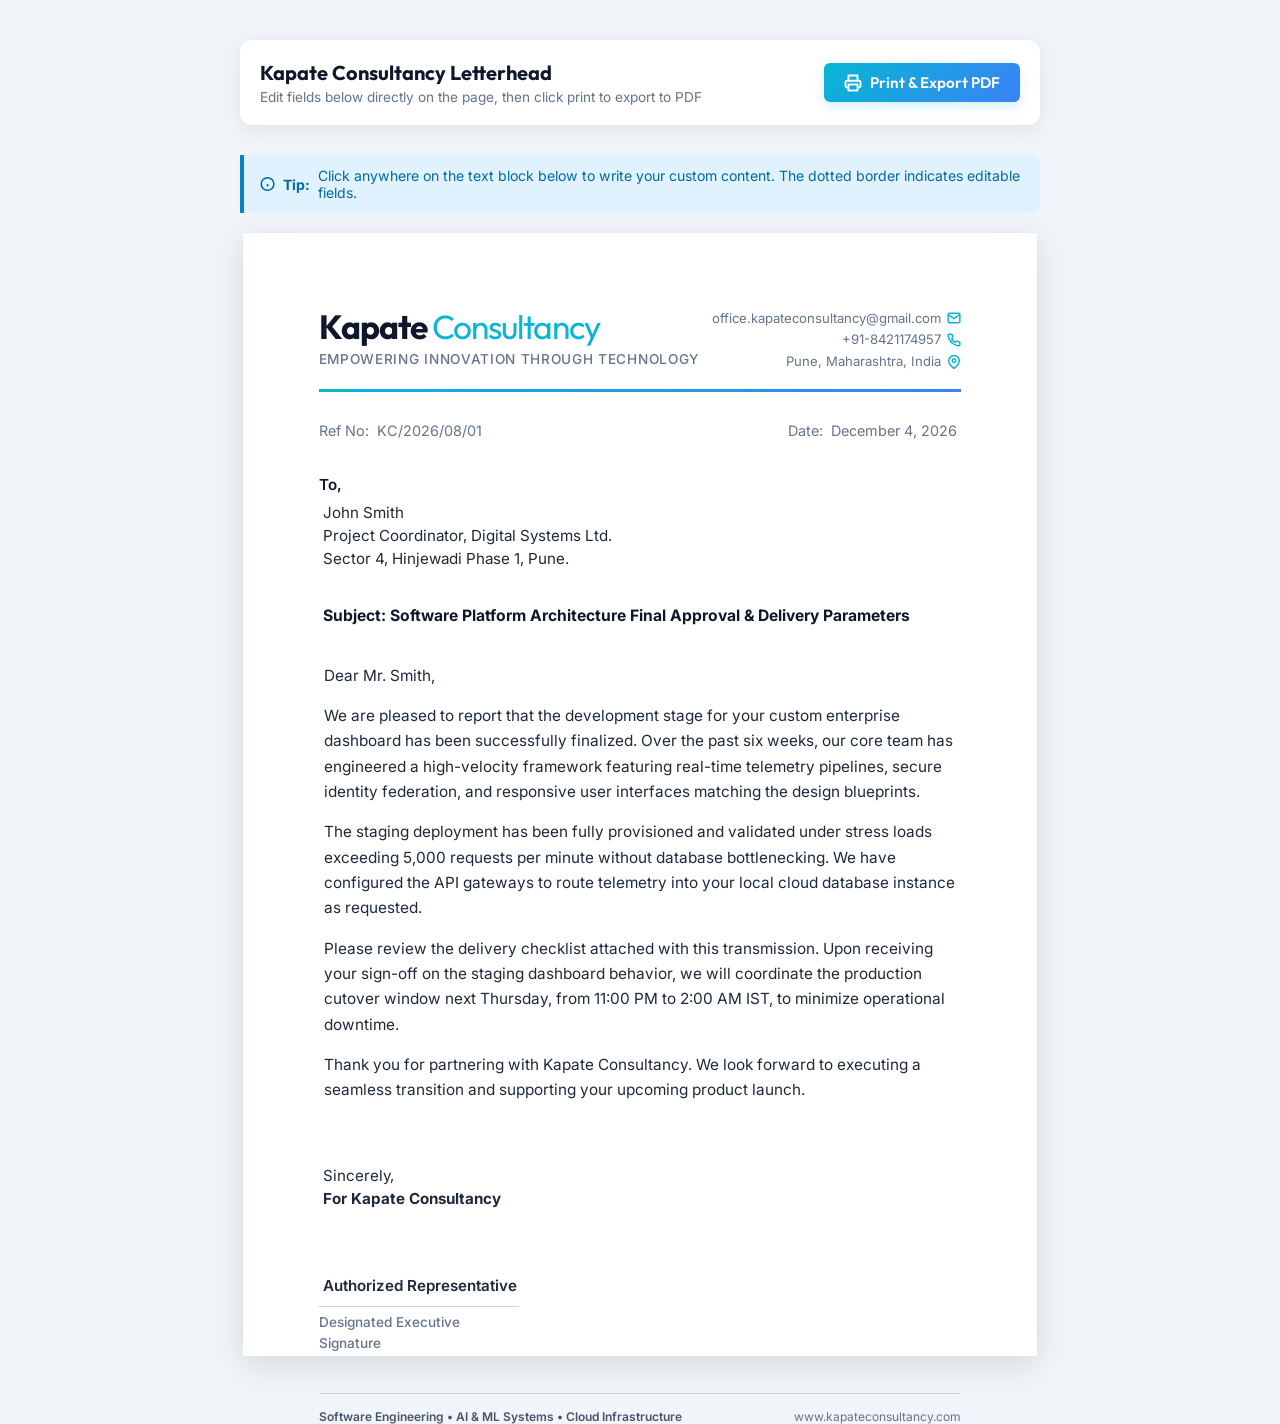
<file: letterhead.html>
<!DOCTYPE html>
<html lang="en">
<head>
    <meta charset="UTF-8">
    <meta name="viewport" content="width=device-width, initial-scale=1.0">
    <title>Professional Letterhead Generator | Kapate Consultancy</title>
    
    <!-- Fonts (Outfit & Inter) -->
    <link rel="preconnect" href="https://fonts.googleapis.com">
    <link rel="preconnect" href="https://fonts.gstatic.com" crossorigin>
    <link href="https://fonts.googleapis.com/css2?family=Inter:wght@300;400;500;600;700&family=Outfit:wght@400;500;600;700;800&display=swap" rel="stylesheet">

    <style>
        /* ==========================================================================
           1. Global / App Styles (Non-Printable UI)
           ========================================================================== */
        :root {
            --color-brand-cyan: #06b6d4;
            --color-brand-blue: #3b82f6;
            --color-text-dark: #1e293b;
            --color-text-muted: #64748b;
            --color-border: #cbd5e1;
            --color-app-bg: #f1f5f9;
        }

        * {
            box-sizing: border-box;
            margin: 0;
            padding: 0;
        }

        body {
            font-family: 'Inter', sans-serif;
            background-color: var(--color-app-bg);
            color: var(--color-text-dark);
            padding: 40px 0;
            display: flex;
            flex-direction: column;
            align-items: center;
            min-height: 100vh;
        }

        /* Control Panel Header */
        .control-panel {
            width: 800px;
            background: #ffffff;
            border-radius: 12px;
            padding: 20px;
            margin-bottom: 30px;
            box-shadow: 0 4px 20px rgba(0, 0, 0, 0.08);
            display: flex;
            justify-content: space-between;
            align-items: center;
        }

        .panel-title h1 {
            font-family: 'Outfit', sans-serif;
            font-size: 1.25rem;
            color: #0f172a;
            margin-bottom: 4px;
        }

        .panel-title p {
            font-size: 0.85rem;
            color: var(--color-text-muted);
        }

        .btn-print {
            background: linear-gradient(135deg, var(--color-brand-cyan) 0%, var(--color-brand-blue) 100%);
            color: #ffffff;
            border: none;
            padding: 10px 20px;
            border-radius: 6px;
            font-family: 'Outfit', sans-serif;
            font-weight: 600;
            font-size: 0.95rem;
            cursor: pointer;
            display: flex;
            align-items: center;
            gap: 8px;
            box-shadow: 0 4px 12px rgba(6, 182, 212, 0.2);
            transition: all 0.2s ease;
        }

        .btn-print:hover {
            transform: translateY(-1px);
            box-shadow: 0 6px 16px rgba(6, 182, 212, 0.3);
        }

        /* Instructions Hint */
        .edit-hint {
            width: 800px;
            background-color: #e0f2fe;
            border-left: 4px solid #0284c7;
            padding: 12px 16px;
            border-radius: 0 8px 8px 0;
            margin-bottom: 20px;
            font-size: 0.88rem;
            color: #0369a1;
            display: flex;
            align-items: center;
            gap: 8px;
        }

        /* ==========================================================================
           2. A4 Sheet Paper Preview Structure
           ========================================================================== */
        .paper-sheet {
            width: 210mm;
            height: 297mm;
            background: #ffffff;
            box-shadow: 0 8px 30px rgba(0, 0, 0, 0.12);
            padding: 20mm 20mm 20mm 20mm; /* 20mm standard margins */
            position: relative;
            display: flex;
            flex-direction: column;
            justify-content: space-between;
        }

        /* ==========================================================================
           3. Letterhead Document Styling (The Printable Part)
           ========================================================================== */
        .letterhead-header {
            display: flex;
            justify-content: space-between;
            align-items: flex-start;
            padding-bottom: 15px;
            border-bottom: 3px solid;
            border-image: linear-gradient(to right, var(--color-brand-cyan), var(--color-brand-blue)) 1;
        }

        .brand-info {
            max-width: 60%;
        }

        .brand-name {
            font-family: 'Outfit', sans-serif;
            font-size: 2.1rem;
            font-weight: 700;
            letter-spacing: -0.03em;
            color: #0f172a;
            line-height: 1.1;
        }

        .brand-name span {
            color: var(--color-brand-cyan);
            font-weight: 400;
        }

        .brand-tagline {
            font-size: 0.85rem;
            font-weight: 500;
            color: var(--color-text-muted);
            letter-spacing: 0.05em;
            text-transform: uppercase;
            margin-top: 5px;
        }

        .contact-info {
            text-align: right;
            font-size: 0.82rem;
            color: var(--color-text-muted);
            line-height: 1.5;
        }

        .contact-item {
            display: flex;
            align-items: center;
            justify-content: flex-end;
            gap: 6px;
            margin-bottom: 2px;
        }

        .contact-item svg {
            color: var(--color-brand-cyan);
        }

        /* Document Metadata (Ref / Date) */
        .doc-meta {
            display: flex;
            justify-content: space-between;
            margin-top: 30px;
            font-size: 0.9rem;
            color: var(--color-text-muted);
        }

        .editable-meta {
            border-bottom: 1px dotted transparent;
            padding: 2px 4px;
            cursor: text;
        }

        .editable-meta:hover, .editable-meta:focus {
            background-color: #f8fafc;
            border-bottom: 1px dotted var(--color-brand-cyan);
            outline: none;
        }

        /* Recipient Block */
        .recipient-area {
            margin-top: 35px;
            font-size: 0.95rem;
            line-height: 1.5;
        }

        .recipient-title {
            font-weight: 600;
            color: #0f172a;
            margin-bottom: 4px;
        }

        .editable-recipient {
            cursor: text;
            padding: 2px 4px;
            border-bottom: 1px dotted transparent;
            min-height: 50px;
        }

        .editable-recipient:hover, .editable-recipient:focus {
            background-color: #f8fafc;
            border-bottom: 1px dotted var(--color-brand-cyan);
            outline: none;
        }

        /* Subject block */
        .subject-line {
            margin-top: 30px;
            font-size: 0.98rem;
            font-weight: 700;
            color: #0f172a;
            border-bottom: 1px dotted transparent;
            padding: 2px 4px;
            cursor: text;
        }

        .subject-line:hover, .subject-line:focus {
            background-color: #f8fafc;
            border-bottom: 1px dotted var(--color-brand-cyan);
            outline: none;
        }

        /* Letter Body Content */
        .letter-body {
            margin-top: 30px;
            font-size: 0.96rem;
            line-height: 1.65;
            color: var(--color-text-dark);
            flex-grow: 1;
            cursor: text;
            padding: 4px;
            border: 1px dashed transparent;
            outline: none;
        }

        .letter-body:hover, .letter-body:focus {
            border: 1px dashed var(--color-brand-cyan);
            background-color: #fafbfd;
        }

        .letter-body p {
            margin-bottom: 15px;
        }

        /* Sign-off / Signature section */
        .signature-area {
            margin-top: 40px;
            font-size: 0.95rem;
            line-height: 1.5;
            page-break-inside: avoid;
        }

        .editable-sig {
            cursor: text;
            padding: 2px 4px;
            border-bottom: 1px dotted transparent;
        }

        .editable-sig:hover, .editable-sig:focus {
            background-color: #f8fafc;
            border-bottom: 1px dotted var(--color-brand-cyan);
            outline: none;
        }

        .sig-space {
            height: 60px;
        }

        .sig-line {
            border-top: 1px solid var(--color-border);
            width: 200px;
            margin-top: 5px;
            padding-top: 5px;
            font-size: 0.85rem;
            color: var(--color-text-muted);
            font-weight: 500;
        }

        /* Letterhead Footer */
        .letterhead-footer {
            border-top: 1px solid var(--color-border);
            padding-top: 15px;
            display: flex;
            justify-content: space-between;
            font-size: 0.75rem;
            color: var(--color-text-muted);
            margin-top: 40px;
        }

        .footer-tagline {
            font-weight: 600;
            color: #475569;
        }

        /* ==========================================================================
           4. Print Styles (@media print override)
           ========================================================================== */
        @media print {
            body {
                background-color: #ffffff;
                padding: 0;
                color: #000000;
            }

            .control-panel,
            .edit-hint {
                display: none !important; /* Hide UI controls when printing */
            }

            .paper-sheet {
                box-shadow: none;
                padding: 0;
                margin: 0;
                width: 100%;
                height: 100%;
                page-break-after: avoid;
                page-break-before: avoid;
            }

            /* Enable colored gradients/accents when exporting */
            * {
                -webkit-print-color-adjust: exact !important;
                print-color-adjust: exact !important;
            }

            .letter-body:hover, .letter-body:focus,
            .editable-meta:hover, .editable-meta:focus,
            .editable-recipient:hover, .editable-recipient:focus,
            .subject-line:hover, .subject-line:focus,
            .editable-sig:hover, .editable-sig:focus {
                background-color: transparent !important;
                border-color: transparent !important;
            }
        }

        @page {
            size: A4;
            margin: 20mm; /* Native print margins match standard 20mm */
        }
    </style>
</head>
<body>

    <!-- Control Panel UI (Excluded from Print) -->
    <div class="control-panel">
        <div class="panel-title">
            <h1>Kapate Consultancy Letterhead</h1>
            <p>Edit fields below directly on the page, then click print to export to PDF</p>
        </div>
        <button class="btn-print" onclick="window.print()">
            <svg xmlns="http://www.w3.org/2000/svg" width="18" height="18" viewBox="0 0 24 24" fill="none" stroke="currentColor" stroke-width="2.5"><path d="M6 9V2h12v7M6 18H4a2 2 0 0 1-2-2v-5a2 2 0 0 1 2-2h16a2 2 0 0 1 2 2v5a2 2 0 0 1-2 2h-2"/><rect x="6" y="14" width="12" height="8"/></svg>
            Print & Export PDF
        </button>
    </div>

    <!-- Edit Guide Hint -->
    <div class="edit-hint">
        <svg xmlns="http://www.w3.org/2000/svg" width="16" height="16" viewBox="0 0 24 24" fill="none" stroke="currentColor" stroke-width="2.5"><circle cx="12" cy="12" r="10"/><line x1="12" y1="16" x2="12" y2="12"/><line x1="12" y1="12" x2="12" y2="12"/><line x1="12" y1="8" x2="12.01" y2="8"/></svg>
        <strong>Tip:</strong> Click anywhere on the text block below to write your custom content. The dotted border indicates editable fields.
    </div>

    <!-- Printable Paper Layout -->
    <div class="paper-sheet">
        
        <!-- Top Section -->
        <div>
            <!-- Letterhead Corporate Header -->
            <div class="letterhead-header">
                <div class="brand-info">
                    <div class="brand-name">Kapate <span>Consultancy</span></div>
                    <div class="brand-tagline">Empowering Innovation Through Technology</div>
                </div>
                <div class="contact-info">
                    <div class="contact-item">
                        <span>office.kapateconsultancy@gmail.com</span>
                        <svg xmlns="http://www.w3.org/2000/svg" width="14" height="14" viewBox="0 0 24 24" fill="none" stroke="currentColor" stroke-width="2.5"><path d="M4 4h16c1.1 0 2 .9 2 2v12c0 1.1-.9 2-2 2H4c-1.1 0-2-.9-2-2V6c0-1.1.9-2 2-2z"/><polyline points="22,6 12,13 2,6"/></svg>
                    </div>
                    <div class="contact-item">
                        <span>+91-8421174957</span>
                        <svg xmlns="http://www.w3.org/2000/svg" width="14" height="14" viewBox="0 0 24 24" fill="none" stroke="currentColor" stroke-width="2.5"><path d="M22 16.92v3a2 2 0 0 1-2.18 2 19.79 19.79 0 0 1-8.63-3.07 19.5 19.5 0 0 1-6-6 19.79 19.79 0 0 1-3.07-8.67A2 2 0 0 1 4.11 2h3a2 2 0 0 1 2 1.72 12.84 12.84 0 0 0 .7 2.81 2 2 0 0 1-.45 2.11L8.09 9.91a16 16 0 0 0 6 6l1.27-1.27a2 2 0 0 1 2.11-.45 12.84 12.84 0 0 0 2.81.7A2 2 0 0 1 22 16.92z"/></svg>
                    </div>
                    <div class="contact-item">
                        <span>Pune, Maharashtra, India</span>
                        <svg xmlns="http://www.w3.org/2000/svg" width="14" height="14" viewBox="0 0 24 24" fill="none" stroke="currentColor" stroke-width="2.5"><path d="M21 10c0 7-9 13-9 13s-9-6-9-13a9 9 0 0 1 18 0z"/><circle cx="12" cy="10" r="3"/></svg>
                    </div>
                </div>
            </div>

            <!-- Letter Meta Details -->
            <div class="doc-meta">
                <div>Ref No: <span class="editable-meta" contenteditable="true">KC/2026/08/01</span></div>
                <div>Date: <span class="editable-meta" id="current-date" contenteditable="true"></span></div>
            </div>

            <!-- Recipient Block -->
            <div class="recipient-area">
                <div class="recipient-title">To,</div>
                <div class="editable-recipient" contenteditable="true">
                    John Smith<br>
                    Project Coordinator, Digital Systems Ltd.<br>
                    Sector 4, Hinjewadi Phase 1, Pune.
                </div>
            </div>

            <!-- Subject Line -->
            <div class="subject-line" contenteditable="true">
                Subject: Software Platform Architecture Final Approval & Delivery Parameters
            </div>

            <!-- Main Content Area -->
            <div class="letter-body" contenteditable="true">
                <p>Dear Mr. Smith,</p>
                <p>We are pleased to report that the development stage for your custom enterprise dashboard has been successfully finalized. Over the past six weeks, our core team has engineered a high-velocity framework featuring real-time telemetry pipelines, secure identity federation, and responsive user interfaces matching the design blueprints.</p>
                <p>The staging deployment has been fully provisioned and validated under stress loads exceeding 5,000 requests per minute without database bottlenecking. We have configured the API gateways to route telemetry into your local cloud database instance as requested.</p>
                <p>Please review the delivery checklist attached with this transmission. Upon receiving your sign-off on the staging dashboard behavior, we will coordinate the production cutover window next Thursday, from 11:00 PM to 2:00 AM IST, to minimize operational downtime.</p>
                <p>Thank you for partnering with Kapate Consultancy. We look forward to executing a seamless transition and supporting your upcoming product launch.</p>
            </div>
        </div>

        <!-- Bottom Section -->
        <div>
            <!-- Signature Area -->
            <div class="signature-area">
                <div class="editable-sig" contenteditable="true">
                    Sincerely,<br>
                    <strong>For Kapate Consultancy</strong>
                </div>
                <div class="sig-space"></div>
                <div>
                    <div class="editable-sig" contenteditable="true" style="font-weight: 600;">Authorized Representative</div>
                    <div class="sig-line">Designated Executive Signature</div>
                </div>
            </div>

            <!-- Page Footer info -->
            <div class="letterhead-footer">
                <div class="footer-tagline">Software Engineering • AI & ML Systems • Cloud Infrastructure</div>
                <div>www.kapateconsultancy.com</div>
            </div>
        </div>

    </div>

    <script>
        // Auto-initialize the date field with today's date if empty
        document.addEventListener('DOMContentLoaded', () => {
            const dateEl = document.getElementById('current-date');
            if (dateEl && dateEl.innerText.trim() === '') {
                const options = { year: 'numeric', month: 'long', day: 'numeric' };
                dateEl.innerText = new Date().toLocaleDateString('en-US', options);
            }
        });
    </script>
</body>
</html>
</file>
<file: style.css>
/* ==========================================================================
   Kapate Consultancy — Premium Design System v2.0
   ========================================================================== */

/* ---- Root Tokens ---- */
:root {
  --font-heading: 'Outfit', -apple-system, BlinkMacSystemFont, sans-serif;
  --font-body:    'Inter', -apple-system, BlinkMacSystemFont, sans-serif;
  --font-mono:    'Courier New', monospace;

  --max-width: 1240px;
  --header-h:  76px;

  --r-xs:   6px;
  --r-sm:   10px;
  --r-md:   16px;
  --r-lg:   22px;
  --r-xl:   30px;
  --r-full: 9999px;

  --ease-fast:   0.18s cubic-bezier(0.4, 0, 0.2, 1);
  --ease-base:   0.35s cubic-bezier(0.4, 0, 0.2, 1);
  --ease-slow:   0.6s  cubic-bezier(0.16, 1, 0.3, 1);
  --ease-spring: 0.5s  cubic-bezier(0.34, 1.56, 0.64, 1);
}

/* ---- Dark Theme (default) ---- */
body.dark-theme {
  --bg:          #060b18;
  --bg-alt:      #0b1120;
  --surface:     #111827;
  --surface-2:   #1a2335;
  --text:        #f0f4ff;
  --text-muted:  #7c8ba1;
  --text-dim:    #3d4d61;

  --accent:      #3b82f6;
  --accent-lt:   #60a5fa;
  --accent-glow: rgba(59,130,246,0.25);
  --accent-dim:  rgba(59,130,246,0.10);
  --gold:        #f59e0b;
  --gold-dim:    rgba(245,158,11,0.15);

  --border:        rgba(255,255,255,0.07);
  --border-accent: rgba(96,165,250,0.30);
  --glass-bg:      rgba(11,17,32,0.88);
  --glass-border:  rgba(255,255,255,0.06);

  --sh-sm:   0 2px 8px  rgba(0,0,0,0.35);
  --sh-md:   0 8px 28px rgba(0,0,0,0.40);
  --sh-lg:   0 20px 60px rgba(0,0,0,0.55);
  --sh-glow: 0 0 35px rgba(59,130,246,0.20);

  --grad-hero:   radial-gradient(ellipse 80% 55% at 50% -5%, rgba(59,130,246,0.13) 0%, transparent 60%), #060b18;
  --grad-accent: linear-gradient(135deg, #2563eb 0%, #60a5fa 100%);
  --grad-gold:   linear-gradient(135deg, #d97706 0%, #fbbf24 100%);
  --grad-text:   linear-gradient(135deg, #60a5fa 0%, #a78bfa 55%, #f0abfc 100%);
  --grad-green:  linear-gradient(135deg, #059669 0%, #34d399 100%);
}

/* ---- Light Theme ---- */
body.light-theme {
  --bg:          #f8fafc;
  --bg-alt:      #f1f5f9;
  --surface:     #ffffff;
  --surface-2:   #f8fafc;
  --text:        #0f172a;
  --text-muted:  #64748b;
  --text-dim:    #cbd5e1;

  --accent:      #2563eb;
  --accent-lt:   #3b82f6;
  --accent-glow: rgba(37,99,235,0.18);
  --accent-dim:  rgba(37,99,235,0.08);
  --gold:        #d97706;
  --gold-dim:    rgba(217,119,6,0.10);

  --border:        rgba(15,23,42,0.09);
  --border-accent: rgba(37,99,235,0.28);
  --glass-bg:      rgba(248,250,252,0.92);
  --glass-border:  rgba(15,23,42,0.07);

  --sh-sm:   0 2px 8px  rgba(0,0,0,0.06);
  --sh-md:   0 8px 28px rgba(0,0,0,0.08);
  --sh-lg:   0 20px 60px rgba(0,0,0,0.10);
  --sh-glow: 0 0 35px rgba(37,99,235,0.12);

  --grad-hero:   radial-gradient(ellipse 80% 55% at 50% -5%, rgba(37,99,235,0.07) 0%, transparent 60%), #f8fafc;
  --grad-accent: linear-gradient(135deg, #2563eb 0%, #3b82f6 100%);
  --grad-gold:   linear-gradient(135deg, #d97706 0%, #f59e0b 100%);
  --grad-text:   linear-gradient(135deg, #2563eb 0%, #7c3aed 55%, #db2777 100%);
  --grad-green:  linear-gradient(135deg, #059669 0%, #34d399 100%);
}

/* ==========================================================================
   RESET & BASE
   ========================================================================== */
*, *::before, *::after { box-sizing: border-box; margin: 0; padding: 0; }
html { scroll-behavior: smooth; font-size: 16px; }
body {
  background: var(--bg);
  color: var(--text);
  font-family: var(--font-body);
  line-height: 1.65;
  overflow-x: hidden;
  transition: background-color 0.4s ease, color 0.4s ease;
}
img, svg { max-width: 100%; display: block; }
a { color: inherit; text-decoration: none; }
ul { list-style: none; }
button { cursor: pointer; font-family: inherit; border: none; background: none; }
input, textarea, select { font-family: inherit; }

/* ==========================================================================
   KEYFRAMES
   ========================================================================== */
@keyframes float    { 0%,100%{transform:translateY(0)} 50%{transform:translateY(-12px)} }
@keyframes float-r  { 0%,100%{transform:translateY(0)} 50%{transform:translateY(12px)} }
@keyframes blink    { 0%,100%{opacity:1} 50%{opacity:0} }
@keyframes spin     { to{transform:rotate(360deg)} }
@keyframes fade-up  { from{opacity:0;transform:translateY(20px)} to{opacity:1;transform:none} }
@keyframes slide-r  { from{opacity:0;transform:translateX(20px)} to{opacity:1;transform:none} }
@keyframes cursor   { 0%,100%{opacity:1} 50%{opacity:0} }
@keyframes glow-p   { 0%,100%{box-shadow:0 0 20px var(--accent-glow)} 50%{box-shadow:0 0 40px var(--accent-glow),0 0 70px rgba(59,130,246,0.12)} }
@keyframes ping     { 0%{transform:scale(1);opacity:0.6} 100%{transform:scale(2.4);opacity:0} }
@keyframes shimmer  { 0%{background-position:-200% center} 100%{background-position:200% center} }
@keyframes ripple   { 0%{transform:scale(0);opacity:0.5} 100%{transform:scale(4);opacity:0} }
@keyframes wa-pulse { 0%,100%{box-shadow:0 0 0 0 rgba(37,211,102,0.4)} 50%{box-shadow:0 0 0 12px rgba(37,211,102,0)} }

/* ==========================================================================
   SCROLL PROGRESS
   ========================================================================== */
#scroll-progress {
  position: fixed;
  top: 0; left: 0;
  height: 2.5px;
  background: var(--grad-accent);
  z-index: 9999;
  width: 0%;
  transition: width 0.1s linear;
  box-shadow: 0 0 8px rgba(96,165,250,0.6);
}

/* ==========================================================================
   LAYOUT
   ========================================================================== */
.container   { max-width: var(--max-width); margin: 0 auto; padding: 0 28px; }
.section-pad { padding: 100px 0; }
.section-sm  { padding: 70px 0; }
.bg-alt      { background: var(--bg-alt); }
.text-center { text-align: center; }
.flex-center { display: flex; align-items: center; justify-content: center; }

/* ==========================================================================
   TYPOGRAPHY
   ========================================================================== */
h1,h2,h3,h4 { font-family: var(--font-heading); line-height: 1.15; font-weight: 700; }
h1 { font-size: clamp(2.4rem, 5.5vw, 4.6rem); letter-spacing: -0.04em; font-weight: 900; }
h2 { font-size: clamp(1.8rem, 3.5vw, 2.9rem); letter-spacing: -0.025em; }
h3 { font-size: clamp(1.15rem, 2vw, 1.55rem); }
h4 { font-size: 1rem; }
p  { line-height: 1.7; }

.gradient-text {
  background: var(--grad-text);
  -webkit-background-clip: text;
  -webkit-text-fill-color: transparent;
  background-clip: text;
}

.section-tag {
  display: inline-flex; align-items: center; gap: 8px;
  font-size: 0.72rem; font-weight: 700;
  letter-spacing: 0.13em; text-transform: uppercase;
  color: var(--accent-lt);
  background: var(--accent-dim);
  border: 1px solid var(--border-accent);
  padding: 5px 14px; border-radius: var(--r-full);
  margin-bottom: 18px;
}
.section-tag::before {
  content: ''; width: 6px; height: 6px;
  background: var(--accent-lt); border-radius: 50%;
  animation: blink 1.8s ease infinite;
}

.section-title  { margin-bottom: 14px; }
.section-desc   { font-size: 1.02rem; color: var(--text-muted); max-width: 580px; margin: 0 auto; line-height: 1.75; }
.section-header { margin-bottom: 56px; }

/* ==========================================================================
   REVEAL ANIMATIONS
   ========================================================================== */
.reveal-up    { opacity: 0; transform: translateY(44px); transition: opacity 0.7s ease, transform 0.7s ease; }
.reveal-left  { opacity: 0; transform: translateX(-44px); transition: opacity 0.7s ease, transform 0.7s ease; }
.reveal-right { opacity: 0; transform: translateX(44px);  transition: opacity 0.7s ease, transform 0.7s ease; }
.reveal-up.active, .reveal-left.active, .reveal-right.active { opacity: 1; transform: none; }
.d1 { transition-delay: 0.10s !important; }
.d2 { transition-delay: 0.20s !important; }
.d3 { transition-delay: 0.30s !important; }
.d4 { transition-delay: 0.40s !important; }
.d5 { transition-delay: 0.50s !important; }
.d6 { transition-delay: 0.60s !important; }

/* ==========================================================================
   BUTTONS
   ========================================================================== */
.btn {
  display: inline-flex; align-items: center; justify-content: center; gap: 8px;
  padding: 13px 28px; border-radius: var(--r-full);
  font-size: 0.9rem; font-weight: 600; border: none; outline: none;
  cursor: pointer; position: relative; overflow: hidden;
  transition: all var(--ease-base); white-space: nowrap;
  font-family: var(--font-body);
}
.btn::after {
  content: ''; position: absolute; inset: 0;
  background: rgba(255,255,255,0.10); opacity: 0;
  transition: opacity var(--ease-fast);
}
.btn:hover::after { opacity: 1; }

.btn-primary {
  background: var(--grad-accent); color: #fff;
  box-shadow: 0 4px 22px var(--accent-glow);
}
.btn-primary:hover { transform: translateY(-2px); box-shadow: 0 8px 32px var(--accent-glow); }
.btn-primary:active { transform: translateY(0); }

.btn-outline {
  background: transparent; color: var(--text);
  border: 1.5px solid var(--border-accent);
}
.btn-outline:hover {
  background: var(--accent-dim);
  border-color: var(--accent-lt); color: var(--accent-lt);
  transform: translateY(-2px);
}

.btn-gold {
  background: var(--grad-gold); color: #1a0a00; font-weight: 700;
  box-shadow: 0 4px 22px var(--gold-dim);
}
.btn-gold:hover { transform: translateY(-2px); box-shadow: 0 8px 32px rgba(245,158,11,0.35); }

.btn-ghost { background: transparent; color: var(--accent-lt); }
.btn-ghost:hover { background: var(--accent-dim); }

.btn-lg    { padding: 16px 38px; font-size: 1rem; }
.btn-sm    { padding: 8px 18px; font-size: 0.82rem; }
.btn-block { width: 100%; justify-content: center; border-radius: var(--r-md); }

/* ==========================================================================
   HEADER / NAVIGATION
   ========================================================================== */
.header {
  position: fixed; top: 0; left: 0; right: 0;
  z-index: 1000; height: var(--header-h);
  transition: all var(--ease-base);
}

/* Glowing accent line at very top */
.header::before {
  content: '';
  position: absolute; top: 0; left: 0; right: 0;
  height: 1.5px;
  background: var(--grad-accent);
  opacity: 0;
  transition: opacity var(--ease-base);
  box-shadow: 0 0 12px rgba(59,130,246,0.5);
  z-index: 2;
}

.header.scrolled::before { opacity: 1; }

.header.scrolled {
  background: var(--glass-bg);
  backdrop-filter: blur(28px); -webkit-backdrop-filter: blur(28px);
  border-bottom: 1px solid var(--glass-border);
  box-shadow: 0 4px 32px rgba(0,0,0,0.22);
}

.header-container {
  display: flex; align-items: center;
  justify-content: space-between;
  height: var(--header-h);
}

/* ---- Horizontal Logo & Brand ---- */
.logo-area {
  display: flex;
  flex-direction: row;
  align-items: center;
  gap: 10px;
  z-index: 2;
  text-decoration: none;
  white-space: nowrap;
  flex-shrink: 0;
}

.logo-earth-icon,
.logo-img-wrapper {
  width: 34px; height: 34px;
  border-radius: 8px;
  background: rgba(59, 130, 246, 0.14);
  border: 1px solid rgba(56, 189, 248, 0.4);
  color: #38bdf8;
  display: flex; align-items: center; justify-content: center;
  padding: 3px;
  box-shadow: 0 0 14px rgba(56, 189, 248, 0.35);
  transition: all var(--ease-spring);
  overflow: hidden;
}

.logo-img-wrapper.sm {
  width: 28px; height: 28px;
  padding: 2px;
  border-radius: 6px;
}

.brand-logo-img {
  width: 100%;
  height: 100%;
  object-fit: contain;
  border-radius: 4px;
  display: block;
}

.logo-area:hover .logo-earth-icon,
.logo-area:hover .logo-img-wrapper {
  transform: scale(1.1);
  color: #60a5fa;
  border-color: #60a5fa;
  box-shadow: 0 0 22px rgba(96, 165, 250, 0.6);
}


.logo-text {
  display: inline-flex;
  flex-direction: row;
  align-items: center;
  gap: 6px;
  font-family: var(--font-heading);
  font-size: 1.25rem;
  font-weight: 800;
  letter-spacing: -0.025em;
  color: var(--text);
  white-space: nowrap;
}
.logo-accent { color: var(--accent-lt); }


/* ---- Horizontal Nav container (Left-aligned) ---- */
.nav-menu {
  display: flex;
  flex-direction: row;
  align-items: center;
  position: relative;
  left: auto;
  transform: none;
  margin-left: 20px;
  margin-right: auto;
}

.nav-list {
  display: flex;
  flex-direction: row;
  align-items: center;
  gap: 2px;
  white-space: nowrap;
  background: var(--surface);
  border: 1px solid var(--border);
  border-radius: var(--r-full);
  padding: 5px 6px;
  box-shadow: 0 2px 14px rgba(0,0,0,0.15);
  backdrop-filter: blur(12px);
  transition: background var(--ease-base), border-color var(--ease-base);
}


.header.scrolled .nav-list {
  background: transparent;
  border-color: transparent;
  box-shadow: none;
}

.nav-link {
  position: relative;
  padding: 6px 12px;
  font-size: 0.81rem; font-weight: 500;
  color: var(--text-muted);
  border-radius: var(--r-full);
  transition: color var(--ease-fast), background var(--ease-fast);
  white-space: nowrap;
}


.nav-link:hover {
  color: var(--text);
  background: var(--accent-dim);
}

.nav-link.active {
  color: var(--accent-lt);
  background: var(--accent-dim);
  font-weight: 600;
}

/* Animated dot indicator on active link */
.nav-link.active::after {
  content: '';
  position: absolute;
  bottom: 3px; left: 50%; transform: translateX(-50%);
  width: 4px; height: 4px;
  background: var(--accent-lt);
  border-radius: 50%;
  box-shadow: 0 0 6px var(--accent-lt);
  animation: blink 2.2s ease infinite;
}

/* ---- Header right actions ---- */
.header-actions {
  display: flex; align-items: center; gap: 8px;
}

/* Theme toggle */
.theme-toggle-btn {
  display: flex; align-items: center; justify-content: center;
  width: 36px; height: 36px;
  background: var(--surface); border: 1px solid var(--border);
  border-radius: var(--r-full); color: var(--text-muted);
  cursor: pointer; z-index: 10;
  transition: all var(--ease-fast);
}
.theme-toggle-btn:hover {
  color: var(--accent-lt);
  border-color: var(--border-accent);
  background: var(--accent-dim);
  transform: rotate(20deg);
}
body.dark-theme  .sun-icon  { display: block; }
body.dark-theme  .moon-icon { display: none;  }
body.light-theme .sun-icon  { display: none;  }
body.light-theme .moon-icon { display: block; }

/* CTA nav button — glowing primary */
.header-actions .btn-primary {
  font-size: 0.82rem;
  padding: 9px 18px;
  box-shadow: 0 0 18px var(--accent-glow), 0 2px 8px rgba(0,0,0,0.25);
}
.header-actions .btn-primary:hover {
  box-shadow: 0 0 28px var(--accent-glow), 0 4px 16px rgba(0,0,0,0.3);
  transform: translateY(-2px);
}

/* Secondary outline link in nav */
.header-actions .btn-outline {
  font-size: 0.82rem;
  padding: 9px 18px;
}

/* Utility: hide on mobile */
.hide-mobile { }

/* Hamburger */
.menu-toggle {
  display: none; flex-direction: column;
  justify-content: center; align-items: center; gap: 5px;
  width: 38px; height: 38px;
  background: var(--surface); border: 1px solid var(--border);
  border-radius: var(--r-sm); cursor: pointer;
  transition: all var(--ease-fast);
}
.menu-toggle:hover {
  border-color: var(--border-accent);
  background: var(--accent-dim);
}
.bar { display: block; width: 18px; height: 1.5px; background: var(--text); border-radius: 2px; transition: all var(--ease-base); }
.menu-toggle.open .bar:nth-child(1) { transform: rotate(45deg) translate(5px,5px); }
.menu-toggle.open .bar:nth-child(2) { opacity: 0; transform: scaleX(0); }
.menu-toggle.open .bar:nth-child(3) { transform: rotate(-45deg) translate(5px,-5px); }

.mobile-nav-overlay {
  display: none; position: fixed; inset: 0;
  background: rgba(0,0,0,0.65); z-index: 998;
  opacity: 0; transition: opacity var(--ease-base);
}
.mobile-nav-overlay.show { opacity: 1; }


/* ==========================================================================
   HERO SECTION
   ========================================================================== */
.hero-section {
  position: relative; min-height: 100vh;
  display: flex; align-items: center;
  background: var(--grad-hero);
  overflow: hidden; padding-top: var(--header-h);
}

#particle-canvas {
  position: absolute; inset: 0;
  width: 100%; height: 100%; pointer-events: none;
}

.hero-glow-1, .hero-glow-2 {
  position: absolute; border-radius: 50%;
  filter: blur(90px); pointer-events: none;
}
.hero-glow-1 {
  width: 640px; height: 640px;
  background: rgba(59,130,246,0.07);
  top: -200px; right: -80px;
  animation: float 9s ease-in-out infinite;
}
.hero-glow-2 {
  width: 420px; height: 420px;
  background: rgba(167,139,250,0.05);
  bottom: -100px; left: -60px;
  animation: float-r 11s ease-in-out infinite;
}

.hero-container {
  position: relative; z-index: 2; width: 100%;
  min-height: calc(100vh - var(--header-h));
  display: flex; flex-direction: column; justify-content: center;
  padding: 70px 28px 80px;
}

.hero-inner {
  display: grid; grid-template-columns: 1fr 1fr;
  gap: 80px; align-items: center;
  max-width: var(--max-width); margin: 0 auto; width: 100%;
}

.hero-eyebrow {
  display: inline-flex; align-items: center; gap: 10px;
  font-size: 0.72rem; font-weight: 700;
  letter-spacing: 0.14em; text-transform: uppercase;
  color: var(--accent-lt); margin-bottom: 22px;
}
.eyebrow-dot {
  width: 8px; height: 8px; border-radius: 50%;
  background: var(--accent-lt);
  box-shadow: 0 0 14px var(--accent-lt);
  animation: blink 1.8s ease infinite;
}

.hero-headline {
  font-size: clamp(2.6rem, 5.2vw, 4.8rem);
  font-weight: 900; line-height: 1.05;
  letter-spacing: -0.04em; margin-bottom: 22px;
}

.hero-typed-wrap {
  font-size: 1.08rem; color: var(--text-muted);
  line-height: 1.65; margin-bottom: 40px;
  min-height: 80px;
}
.typed-prefix { color: var(--text); font-weight: 500; }
.typed-word   { color: var(--accent-lt); font-weight: 700; }
.typed-cursor {
  display: inline-block; width: 2px; height: 1.1em;
  background: var(--accent-lt); margin-left: 2px;
  vertical-align: text-bottom;
  animation: cursor 0.85s step-end infinite;
}

.hero-cta-group { display: flex; gap: 14px; flex-wrap: wrap; margin-bottom: 44px; }

.hero-trust {
  display: flex; align-items: center; gap: 20px;
  flex-wrap: wrap; color: var(--text-dim);
  font-size: 0.8rem;
}
.trust-sep { width: 1px; height: 22px; background: var(--border); }
.trust-item { display: flex; align-items: center; gap: 6px; }
.trust-item svg { color: var(--gold); }

/* Hero Visual */
.hero-visual { position: relative; }
.hero-card-wrap { position: relative; max-width: 480px; margin: 0 auto; }

.dashboard-card {
  background: var(--surface);
  border: 1px solid var(--border);
  border-radius: var(--r-lg);
  padding: 22px;
  box-shadow: var(--sh-lg);
  animation: float 7s ease-in-out infinite;
  position: relative; overflow: hidden;
}
.dashboard-card::before {
  content: ''; position: absolute;
  top: 0; left: 0; right: 0; height: 1px;
  background: var(--grad-accent);
}

.dc-header {
  display: flex; align-items: center; gap: 10px;
  margin-bottom: 18px; padding-bottom: 14px;
  border-bottom: 1px solid var(--border);
}
.dc-dots { display: flex; gap: 5px; }
.dc-dot  { width: 9px; height: 9px; border-radius: 50%; }
.dc-dot.r { background: #ff5f57; }
.dc-dot.y { background: #febc2e; }
.dc-dot.g { background: #28c840; }
.dc-title {
  font-size: 0.72rem; color: var(--text-muted);
  font-family: var(--font-mono); margin-left: auto;
}

.dc-body pre {
  font-family: var(--font-mono);
  font-size: 0.73rem; line-height: 1.9;
  color: var(--text-muted); overflow: hidden;
}
.dc-body .kw  { color: #818cf8; }
.dc-body .fn  { color: #60a5fa; }
.dc-body .str { color: #34d399; }
.dc-body .cmt { color: #374151; font-style: italic; }
.dc-body .num { color: #fbbf24; }

.hero-stat-float {
  position: absolute; background: var(--surface);
  border: 1px solid var(--border-accent);
  border-radius: var(--r-md); padding: 11px 16px;
  display: flex; align-items: center; gap: 10px;
  box-shadow: var(--sh-md), var(--sh-glow);
  white-space: nowrap; z-index: 5;
}
.hsf-1 { bottom: -18px; left: -28px; animation: float 7s ease-in-out infinite; animation-delay: -2s; }
.hsf-2 { top: -18px;   right: -28px; animation: float-r 8s ease-in-out infinite; animation-delay: -4s; }

.hsf-icon {
  width: 34px; height: 34px; border-radius: var(--r-xs);
  background: var(--accent-dim);
  display: flex; align-items: center; justify-content: center;
  color: var(--accent-lt);
}
.hsf-label { font-size: 0.68rem; color: var(--text-muted); line-height: 1; margin-bottom: 2px; }
.hsf-value { font-size: 0.95rem; font-weight: 700; font-family: var(--font-heading); }

/* Scroll Hint */
.scroll-hint-outer {
  position: absolute; bottom: 36px; left: 50%;
  transform: translateX(-50%);
  display: flex; flex-direction: column; align-items: center; gap: 8px;
  color: var(--text-dim); font-size: 0.7rem;
  letter-spacing: 0.1em; text-transform: uppercase;
  animation: float 2.8s ease-in-out infinite;
}
.scroll-mouse {
  width: 22px; height: 36px;
  border: 1.5px solid var(--border-accent);
  border-radius: 11px; position: relative;
  display: flex; justify-content: center; padding-top: 5px;
}
.scroll-dot {
  width: 3px; height: 7px;
  background: var(--accent-lt); border-radius: 2px;
  animation: float 1.6s ease-in-out infinite;
}

/* ==========================================================================
   TRUST BAR
   ========================================================================== */
.trust-bar {
  background: var(--surface);
  border-top: 1px solid var(--border);
  border-bottom: 1px solid var(--border);
  padding: 18px 0; overflow: hidden;
}
.trust-bar-inner {
  display: flex; align-items: center;
  gap: 40px; justify-content: center; flex-wrap: wrap;
}
.tb-item {
  display: flex; align-items: center; gap: 8px;
  color: var(--text-muted); font-size: 0.82rem;
  font-weight: 500; white-space: nowrap;
}
.tb-item svg { color: var(--accent-lt); }
.tb-item.gold svg { color: var(--gold); }
.tb-divider { width: 1px; height: 20px; background: var(--border); }

/* ==========================================================================
   ABOUT SECTION
   ========================================================================== */
.about-wrap { display: grid; grid-template-columns: 1fr 1fr; gap: 80px; align-items: start; }

.about-visual { position: relative; }
.about-card {
  background: var(--surface);
  border: 1px solid var(--border);
  border-radius: var(--r-xl); padding: 36px;
  position: relative; overflow: hidden;
  text-align: center;
}
.about-card::before {
  content: ''; position: absolute;
  top: -1px; right: -1px;
  width: 90px; height: 90px;
  border-top: 2px solid var(--accent-lt);
  border-right: 2px solid var(--accent-lt);
  border-radius: 0 var(--r-xl) 0 0;
}
.about-card::after {
  content: ''; position: absolute;
  bottom: 0; left: 0; right: 0; height: 3px;
  background: var(--grad-accent);
}

.about-circle {
  width: 150px; height: 150px; border-radius: 50%;
  background: var(--grad-accent);
  display: flex; flex-direction: column;
  align-items: center; justify-content: center;
  margin: 0 auto 28px;
  box-shadow: 0 0 60px var(--accent-glow);
}
.circle-num   { font-family: var(--font-heading); font-size: 2.6rem; font-weight: 900; color: #fff; line-height: 1; }
.circle-label { font-size: 0.68rem; color: rgba(255,255,255,0.8); letter-spacing: 0.06em; margin-top: 2px; }

.about-values { display: flex; flex-direction: column; gap: 12px; margin-top: 24px; }
.value-pill {
  display: flex; align-items: center; gap: 10px;
  background: var(--bg-alt); border: 1px solid var(--border);
  border-radius: var(--r-md); padding: 10px 14px;
  font-size: 0.84rem; color: var(--text-muted);
}
.value-pill svg { color: var(--accent-lt); flex-shrink: 0; }

.founder-card {
  background: var(--surface-2); border: 1px solid var(--border-accent);
  border-radius: var(--r-md); padding: 18px;
  display: flex; align-items: center; gap: 14px;
  margin-top: 20px;
}
.founder-avatar {
  width: 50px; height: 50px; border-radius: 50%;
  background: var(--grad-accent);
  display: flex; align-items: center; justify-content: center;
  font-family: var(--font-heading); font-size: 1.1rem; font-weight: 800;
  color: #fff; flex-shrink: 0;
}
.founder-name  { font-size: 0.92rem; font-weight: 700; margin-bottom: 2px; }
.founder-role  { font-size: 0.76rem; color: var(--text-muted); }
.founder-badge {
  margin-left: auto; background: var(--gold-dim); color: var(--gold);
  font-size: 0.68rem; font-weight: 700; padding: 3px 10px;
  border-radius: var(--r-full); border: 1px solid rgba(245,158,11,0.3);
  white-space: nowrap;
}

/* About text */
.about-text { padding-top: 8px; }
.about-lead  { font-size: 1.02rem; color: var(--text-muted); line-height: 1.75; margin-bottom: 32px; }

.pillars     { display: flex; flex-direction: column; gap: 18px; margin-bottom: 32px; }
.pillar      { display: flex; gap: 14px; align-items: flex-start; }
.pillar-icon {
  width: 44px; height: 44px; min-width: 44px;
  background: var(--accent-dim); border: 1px solid var(--border-accent);
  border-radius: var(--r-sm);
  display: flex; align-items: center; justify-content: center;
  color: var(--accent-lt);
}
.pillar-body h4  { font-size: 0.94rem; margin-bottom: 4px; }
.pillar-body p   { font-size: 0.84rem; color: var(--text-muted); line-height: 1.6; }

/* ==========================================================================
   STATS SECTION
   ========================================================================== */
.stats-section {
  background: var(--surface);
  border-top: 1px solid var(--border);
  border-bottom: 1px solid var(--border);
  padding: 56px 0;
}
.stats-grid { display: grid; grid-template-columns: repeat(4,1fr); }
.stat-item  { text-align: center; padding: 28px 20px; position: relative; }
.stat-item:not(:last-child)::after {
  content: ''; position: absolute;
  right: 0; top: 22%; bottom: 22%;
  width: 1px; background: var(--border);
}
.stat-number {
  font-family: var(--font-heading);
  font-size: clamp(2.2rem,4vw,3.6rem);
  font-weight: 900; line-height: 1; margin-bottom: 8px;
  background: var(--grad-accent);
  -webkit-background-clip: text; -webkit-text-fill-color: transparent;
  background-clip: text;
}
.stat-suffix { font-size: 1.5rem; font-family: var(--font-heading); font-weight: 900; }
.stat-label  { font-size: 0.8rem; color: var(--text-muted); font-weight: 500; letter-spacing: 0.03em; }

/* ==========================================================================
   SERVICES SECTION
   ========================================================================== */
.services-grid { display: grid; grid-template-columns: repeat(3,1fr); gap: 22px; }

.service-card {
  background: var(--surface); border: 1px solid var(--border);
  border-radius: var(--r-lg); padding: 30px 26px;
  transition: all var(--ease-base); position: relative; overflow: hidden;
  cursor: default;
}
.service-card::before {
  content: ''; position: absolute; top: 0; left: 0; right: 0; height: 3px;
  background: var(--grad-accent);
  transform: scaleX(0); transform-origin: left;
  transition: transform var(--ease-base);
}
.service-card:hover {
  border-color: var(--border-accent);
  transform: translateY(-7px);
  box-shadow: var(--sh-lg), var(--sh-glow);
}
.service-card:hover::before { transform: scaleX(1); }

.svc-icon {
  width: 54px; height: 54px; border-radius: var(--r-md);
  display: flex; align-items: center; justify-content: center;
  margin-bottom: 18px; transition: transform var(--ease-spring);
}
.service-card:hover .svc-icon { transform: scale(1.12) rotate(-4deg); }

.svc-web      .svc-icon { background: rgba(59,130,246,0.12);  color: #60a5fa; }
.svc-software .svc-icon { background: rgba(167,139,250,0.12); color: #a78bfa; }
.svc-ai       .svc-icon { background: rgba(52,211,153,0.12);  color: #34d399; }
.svc-data     .svc-icon { background: rgba(251,191,36,0.12);  color: #fbbf24; }
.svc-academic .svc-icon { background: rgba(251,113,133,0.12); color: #fb7185; }
.svc-cloud    .svc-icon { background: rgba(6,182,212,0.12);   color: #22d3ee; }

.service-card h3   { font-size: 1.05rem; margin-bottom: 10px; }
.service-card p    { font-size: 0.86rem; color: var(--text-muted); line-height: 1.65; margin-bottom: 18px; }
.svc-link {
  display: inline-flex; align-items: center; gap: 6px;
  font-size: 0.83rem; font-weight: 700; color: var(--accent-lt);
  transition: gap var(--ease-fast);
}
.svc-link:hover { gap: 10px; }

/* ==========================================================================
   WHY CHOOSE US
   ========================================================================== */
.why-grid { display: grid; grid-template-columns: 1fr 1fr; gap: 80px; align-items: center; }

.features-list { display: flex; flex-direction: column; gap: 14px; margin-top: 32px; }
.feature-item {
  display: flex; gap: 14px; align-items: flex-start;
  padding: 14px 16px;
  background: var(--surface); border: 1px solid var(--border);
  border-radius: var(--r-md); transition: all var(--ease-fast);
}
.feature-item:hover { border-color: var(--border-accent); background: var(--accent-dim); }
.feature-check {
  width: 24px; height: 24px; min-width: 24px; border-radius: 50%;
  background: var(--accent-dim); border: 1px solid var(--border-accent);
  display: flex; align-items: center; justify-content: center;
  color: var(--accent-lt); margin-top: 1px;
}
.feature-text h4 { font-size: 0.9rem; margin-bottom: 3px; }
.feature-text p  { font-size: 0.82rem; color: var(--text-muted); line-height: 1.55; }

.why-panel {
  background: var(--surface); border: 1px solid var(--border);
  border-radius: var(--r-xl); padding: 36px; position: relative; overflow: hidden;
}
.why-panel::before {
  content: ''; position: absolute; inset: 0;
  background: radial-gradient(circle at 80% 20%, var(--accent-dim) 0%, transparent 60%);
  pointer-events: none;
}

.wp-title { font-size: 0.72rem; font-weight: 700; letter-spacing: 0.12em; text-transform: uppercase; color: var(--text-muted); margin-bottom: 20px; }

.tech-grid { display: grid; grid-template-columns: repeat(3,1fr); gap: 10px; margin-bottom: 28px; }
.tech-cell {
  background: var(--bg-alt); border: 1px solid var(--border);
  border-radius: var(--r-sm); padding: 10px 8px; text-align: center;
  font-size: 0.76rem; font-weight: 700; color: var(--text-muted);
  transition: all var(--ease-fast); cursor: default;
}
.tech-cell:hover,
.tech-cell.active { background: var(--accent-dim); border-color: var(--border-accent); color: var(--accent-lt); }

.uptime-block { margin-top: 4px; }
.uptime-label { font-size: 0.72rem; color: var(--text-muted); margin-bottom: 8px; display: flex; justify-content: space-between; }
.uptime-bar   { height: 6px; background: var(--border); border-radius: var(--r-full); overflow: hidden; margin-bottom: 6px; }
.uptime-fill  { height: 100%; width: 99.8%; background: var(--grad-green); border-radius: var(--r-full); }
.uptime-value { font-size: 0.78rem; font-weight: 700; color: #34d399; }

/* ==========================================================================
   PORTFOLIO SECTION
   ========================================================================== */
.filter-row {
  display: flex; gap: 8px; justify-content: center;
  flex-wrap: wrap; margin-bottom: 40px;
}
.filter-btn {
  padding: 7px 18px; border-radius: var(--r-full);
  background: transparent; border: 1px solid var(--border);
  color: var(--text-muted); font-size: 0.83rem; font-weight: 500;
  transition: all var(--ease-fast); cursor: pointer;
}
.filter-btn:hover { border-color: var(--border-accent); color: var(--text); }
.filter-btn.active { background: var(--grad-accent); border-color: transparent; color: #fff; }

.portfolio-grid {
  display: grid; grid-template-columns: repeat(3,1fr); gap: 22px;
}

.project-card {
  background: var(--surface); border: 1px solid var(--border);
  border-radius: var(--r-lg); overflow: hidden;
  transition: all var(--ease-base); cursor: pointer;
}
.project-card:hover { transform: translateY(-7px); box-shadow: var(--sh-lg); border-color: var(--border-accent); }
.project-card.hide  { display: none; }

.proj-thumb {
  height: 190px; position: relative; overflow: hidden;
  display: flex; align-items: center; justify-content: center;
}
.proj-thumb-bg { position: absolute; inset: 0; }
.proj-thumb-icon { position: relative; z-index: 1; color: rgba(255,255,255,0.85); }
.proj-overlay {
  position: absolute; inset: 0; background: rgba(0,0,0,0.5);
  display: flex; align-items: center; justify-content: center;
  opacity: 0; transition: opacity var(--ease-base);
}
.project-card:hover .proj-overlay { opacity: 1; }
.proj-cat {
  position: absolute; top: 12px; left: 12px;
  background: rgba(0,0,0,0.65); color: #fff; backdrop-filter: blur(4px);
  font-size: 0.68rem; font-weight: 700; letter-spacing: 0.08em; text-transform: uppercase;
  padding: 3px 10px; border-radius: var(--r-full);
}

.proj-body { padding: 18px 20px; }
.proj-body h3 { font-size: 1rem; margin-bottom: 8px; }
.proj-body p  { font-size: 0.83rem; color: var(--text-muted); line-height: 1.6; margin-bottom: 14px; }
.proj-tags    { display: flex; gap: 6px; flex-wrap: wrap; }
.ptag {
  font-size: 0.7rem; padding: 3px 10px; border-radius: var(--r-full);
  background: var(--accent-dim); color: var(--accent-lt);
  font-weight: 600; border: 1px solid var(--border-accent);
}

.proj-placeholder {
  grid-column: 1 / -1;
  border: 2px dashed var(--border-accent);
  background: transparent; border-radius: var(--r-lg);
  padding: 52px 36px; text-align: center;
  display: flex; flex-direction: column; align-items: center; gap: 14px;
}
.proj-placeholder svg { color: var(--accent-lt); }
.proj-placeholder h3  { font-size: 1.2rem; }
.proj-placeholder p   { color: var(--text-muted); max-width: 420px; font-size: 0.9rem; }

/* ==========================================================================
   REVIEWS SECTION (Dynamic)
   ========================================================================== */

/* Loading state */
.reviews-loading {
  display: flex; flex-direction: column; align-items: center;
  justify-content: center; gap: 14px;
  padding: 48px; color: var(--text-muted); font-size: 0.88rem;
  min-height: 120px;
}
.reviews-spinner {
  width: 32px; height: 32px;
  border: 3px solid var(--border);
  border-top-color: var(--accent-lt);
  border-radius: 50%;
  animation: spin 0.8s linear infinite;
}

/* Reviews Grid */
.reviews-grid {
  display: grid;
  grid-template-columns: repeat(3, 1fr);
  gap: 22px;
  margin-bottom: 48px;
}

/* Individual review card */
.tcard {
  background: var(--surface); border: 1px solid var(--border);
  border-radius: var(--r-lg); padding: 28px;
  position: relative; transition: all var(--ease-base);
  animation: fade-up 0.45s ease both;
}
.tcard::before {
  content: '"'; position: absolute;
  top: 14px; right: 18px;
  font-size: 5rem; font-family: var(--font-heading); font-weight: 900;
  color: var(--accent-dim); line-height: 1; pointer-events: none;
}
.tcard:hover { border-color: var(--border-accent); transform: translateY(-5px); box-shadow: var(--sh-md); }

.t-stars { display: flex; gap: 3px; margin-bottom: 12px; }
.t-star  { color: var(--gold); font-size: 1rem; }

.t-service-badge {
  display: inline-block; font-size: 0.65rem; font-weight: 700;
  letter-spacing: 0.09em; text-transform: uppercase;
  padding: 2px 9px; border-radius: var(--r-full); margin-bottom: 12px;
  background: var(--accent-dim); color: var(--accent-lt);
  border: 1px solid var(--border-accent);
}
.t-text  {
  font-size: 0.87rem; color: var(--text-muted); line-height: 1.7;
  margin-bottom: 20px; font-style: italic;
}
.t-author { display: flex; align-items: center; gap: 12px; margin-top: auto; }
.t-avatar {
  width: 42px; height: 42px; border-radius: 50%;
  display: flex; align-items: center; justify-content: center;
  font-weight: 700; font-size: 0.88rem; color: #fff; flex-shrink: 0;
}
.t-name { font-size: 0.9rem; font-weight: 700; line-height: 1.2; }
.t-role { font-size: 0.74rem; color: var(--text-muted); }
.t-date { font-size: 0.68rem; color: var(--text-dim); margin-left: auto; }

/* Avatar color rotation */
.av-0 { background: linear-gradient(135deg,#2563eb,#60a5fa); }
.av-1 { background: linear-gradient(135deg,#7c3aed,#a78bfa); }
.av-2 { background: linear-gradient(135deg,#059669,#34d399); }
.av-3 { background: linear-gradient(135deg,#dc2626,#fb7185); }
.av-4 { background: linear-gradient(135deg,#d97706,#fbbf24); }
.av-5 { background: linear-gradient(135deg,#0891b2,#22d3ee); }

/* Empty state */
.reviews-empty {
  text-align: center; padding: 52px 32px;
  border: 2px dashed var(--border-accent);
  border-radius: var(--r-xl); margin-bottom: 48px;
  display: flex; flex-direction: column; align-items: center; gap: 12px;
}
.reviews-empty-icon { color: var(--accent-lt); opacity: 0.6; }
.reviews-empty h3   { font-size: 1.2rem; }
.reviews-empty p    { color: var(--text-muted); font-size: 0.9rem; max-width: 420px; }

/* Review form wrapper */
.review-form-wrap { margin-top: 16px; }

.review-form-card {
  background: var(--surface); border: 1px solid var(--border);
  border-radius: var(--r-xl); padding: 36px;
  position: relative; overflow: hidden;
}
.review-form-card::before {
  content: ''; position: absolute; top: 0; left: 0; right: 0; height: 3px;
  background: var(--grad-accent);
}

.review-form-header {
  display: flex; align-items: flex-start; gap: 16px;
  margin-bottom: 28px; padding-bottom: 24px;
  border-bottom: 1px solid var(--border);
}
.review-form-icon {
  width: 46px; height: 46px; min-width: 46px;
  background: var(--gold-dim); border: 1px solid rgba(245,158,11,0.3);
  border-radius: var(--r-md); display: flex;
  align-items: center; justify-content: center;
  color: var(--gold);
}
.review-form-title    { font-size: 1.15rem; margin-bottom: 4px; }
.review-form-subtitle { font-size: 0.83rem; color: var(--text-muted); }

.review-form-row {
  display: grid; grid-template-columns: 1fr 1fr;
  gap: 16px; margin-bottom: 0;
}

/* Interactive star picker */
.star-picker {
  display: flex; gap: 6px; margin-top: 4px;
}
.star-btn {
  font-size: 2rem; background: none; border: none;
  cursor: pointer; color: var(--text-dim);
  transition: all 0.12s ease; line-height: 1;
  padding: 0 2px; filter: drop-shadow(0 0 0 transparent);
}
.star-btn:hover,
.star-btn.hovered,
.star-btn.selected {
  color: var(--gold);
  transform: scale(1.18);
  filter: drop-shadow(0 0 6px rgba(245,158,11,0.5));
}
.star-btn.selected { transform: scale(1.22); }

/* Review text counter */
.rv-char-count {
  font-size: 0.72rem; color: var(--text-dim);
  text-align: right; margin-top: 4px;
}

/* Submit success state */
.rv-success {
  text-align: center; padding: 40px 24px;
  display: flex; flex-direction: column; align-items: center; gap: 14px;
}
.rv-success-icon {
  width: 64px; height: 64px; border-radius: 50%;
  background: var(--grad-green); color: #fff;
  display: flex; align-items: center; justify-content: center;
  box-shadow: 0 0 40px rgba(52,211,153,0.3);
}
.rv-success h4 { font-size: 1.2rem; }
.rv-success p  { font-size: 0.87rem; color: var(--text-muted); max-width: 360px; }

/* Responsive */
@media (max-width: 900px) {
  .reviews-grid    { grid-template-columns: repeat(2, 1fr); }
  .review-form-row { grid-template-columns: 1fr; }
}
@media (max-width: 600px) {
  .reviews-grid { grid-template-columns: 1fr; }
}


/* ==========================================================================
   BLOG SECTION
   ========================================================================== */
.blog-grid { display: grid; grid-template-columns: repeat(3,1fr); gap: 22px; }

.blog-card {
  background: var(--surface); border: 1px solid var(--border);
  border-radius: var(--r-lg); overflow: hidden;
  transition: all var(--ease-base); display: flex; flex-direction: column;
}
.blog-card:hover { transform: translateY(-6px); box-shadow: var(--sh-lg); border-color: var(--border-accent); }

.blog-thumb {
  height: 170px; position: relative; overflow: hidden;
  display: flex; align-items: center; justify-content: center;
}
.blog-thumb-bg   { position: absolute; inset: 0; }
.blog-thumb-icon { position: relative; z-index: 1; color: rgba(255,255,255,0.75); }

.blog-body { padding: 20px 22px; flex: 1; display: flex; flex-direction: column; }
.blog-cat {
  display: inline-block; font-size: 0.68rem; font-weight: 700;
  letter-spacing: 0.1em; text-transform: uppercase;
  padding: 3px 10px; border-radius: var(--r-full); margin-bottom: 12px;
}
.cat-ai    { background: rgba(52,211,153,0.15);  color: #34d399; }
.cat-cloud { background: rgba(6,182,212,0.15);   color: #22d3ee; }
.cat-dev   { background: rgba(59,130,246,0.15);  color: #60a5fa; }
.cat-data  { background: rgba(251,191,36,0.15);  color: #fbbf24; }

.blog-card h3    { font-size: 0.97rem; line-height: 1.4; margin-bottom: 10px; }
.blog-card h3 a  { transition: color var(--ease-fast); }
.blog-card h3 a:hover { color: var(--accent-lt); }
.blog-excerpt { font-size: 0.82rem; color: var(--text-muted); line-height: 1.65; margin-bottom: 18px; flex: 1; }
.blog-meta {
  display: flex; align-items: center; justify-content: space-between;
  font-size: 0.74rem; color: var(--text-dim);
  border-top: 1px solid var(--border); padding-top: 12px;
}
.blog-read {
  color: var(--accent-lt); font-weight: 700;
  display: inline-flex; align-items: center; gap: 4px;
  transition: gap var(--ease-fast);
}
.blog-read:hover { gap: 8px; }

/* ==========================================================================
   CONTACT SECTION
   ========================================================================== */
.contact-grid { display: grid; grid-template-columns: 1fr 1fr; gap: 64px; align-items: start; }

.contact-info h3 { font-size: 1.45rem; margin-bottom: 12px; }
.contact-lead    { font-size: 0.9rem; color: var(--text-muted); line-height: 1.7; margin-bottom: 28px; }

.contact-items { display: flex; flex-direction: column; gap: 12px; margin-bottom: 24px; }
.contact-item  {
  display: flex; align-items: center; gap: 14px;
  padding: 13px 16px;
  background: var(--surface); border: 1px solid var(--border);
  border-radius: var(--r-md); transition: all var(--ease-fast);
}
.contact-item:hover { border-color: var(--border-accent); }
.ci-icon {
  width: 40px; height: 40px; border-radius: var(--r-xs);
  background: var(--accent-dim);
  display: flex; align-items: center; justify-content: center;
  color: var(--accent-lt); flex-shrink: 0;
}
.ci-label { font-size: 0.7rem; color: var(--text-muted); text-transform: uppercase; letter-spacing: 0.06em; margin-bottom: 1px; }
.ci-value { font-size: 0.88rem; font-weight: 600; }
.ci-value a { transition: color var(--ease-fast); }
.ci-value a:hover { color: var(--accent-lt); }

.wa-btn {
  display: flex; align-items: center; gap: 12px;
  padding: 13px 20px; border-radius: var(--r-md);
  background: linear-gradient(135deg,#25D366,#128C7E);
  color: #fff; font-weight: 700; font-size: 0.9rem;
  transition: all var(--ease-base); margin-bottom: 22px;
}
.wa-btn:hover { transform: translateY(-2px); box-shadow: 0 8px 26px rgba(37,211,102,0.38); }

.map-frame {
  border-radius: var(--r-md); overflow: hidden;
  border: 1px solid var(--border); height: 210px;
}
.map-frame iframe { width: 100%; height: 100%; border: none; display: block; }

/* Contact Form */
.contact-form-card {
  background: var(--surface); border: 1px solid var(--border);
  border-radius: var(--r-xl); padding: 36px;
}
.form-card-title    { font-size: 1.25rem; margin-bottom: 6px; }
.form-card-subtitle { font-size: 0.84rem; color: var(--text-muted); margin-bottom: 26px; }

.form-group    { position: relative; margin-bottom: 18px; }
.form-group label {
  display: block; font-size: 0.8rem; font-weight: 600;
  color: var(--text-muted); margin-bottom: 7px; letter-spacing: 0.03em;
}
.form-group input,
.form-group textarea,
.form-group select {
  width: 100%; padding: 12px 15px;
  background: var(--bg); border: 1.5px solid var(--border);
  border-radius: var(--r-md); color: var(--text);
  font-size: 0.88rem; outline: none;
  transition: all var(--ease-fast); appearance: none;
}
.form-group select {
  cursor: pointer;
  background-image: url("data:image/svg+xml,%3Csvg xmlns='http://www.w3.org/2000/svg' width='12' height='12' viewBox='0 0 24 24' fill='none' stroke='%236b7280' stroke-width='2'%3E%3Cpolyline points='6 9 12 15 18 9'/%3E%3C/svg%3E");
  background-repeat: no-repeat; background-position: right 14px center;
  padding-right: 38px;
}
body.dark-theme .form-group select option { background: var(--surface); color: var(--text); }

.form-group input:focus,
.form-group textarea:focus,
.form-group select:focus {
  border-color: var(--accent-lt);
  box-shadow: 0 0 0 3px var(--accent-dim);
}
.form-group input.invalid,
.form-group textarea.invalid  { border-color: #ef4444; }
.form-group textarea { resize: vertical; min-height: 115px; }

.error-msg {
  display: none; font-size: 0.74rem; color: #ef4444; margin-top: 4px;
}
.form-group input.invalid ~ .error-msg,
.form-group textarea.invalid ~ .error-msg { display: block; }

/* Submit button loading state */
.btn-submit { position: relative; }
.btn-text   { transition: opacity var(--ease-fast); }
.spinner    {
  width: 18px; height: 18px;
  border: 2px solid rgba(255,255,255,0.3);
  border-top-color: #fff; border-radius: 50%;
  animation: spin 0.7s linear infinite;
  display: none; position: absolute;
}
.btn-submit.loading .btn-text    { opacity: 0; }
.btn-submit.loading .spinner     { display: block; }

/* ==========================================================================
   NEWSLETTER
   ========================================================================== */
.newsletter-section {
  background: var(--surface);
  border-top: 1px solid var(--border);
  border-bottom: 1px solid var(--border);
  padding: 56px 0;
}
.newsletter-inner {
  display: flex; align-items: center;
  justify-content: space-between; gap: 40px; flex-wrap: wrap;
}
.newsletter-text h3 { font-size: 1.4rem; margin-bottom: 6px; }
.newsletter-text p  { color: var(--text-muted); font-size: 0.88rem; }

.newsletter-form {
  display: flex; gap: 0; max-width: 420px; width: 100%;
  background: var(--bg); border: 1.5px solid var(--border);
  border-radius: var(--r-full); overflow: hidden;
  transition: border-color var(--ease-fast);
}
.newsletter-form:focus-within { border-color: var(--border-accent); }
.newsletter-form input {
  flex: 1; padding: 12px 20px; background: transparent;
  border: none; color: var(--text); font-size: 0.88rem; outline: none;
}
.newsletter-form button {
  padding: 9px 20px; margin: 4px;
  border-radius: var(--r-full);
  background: var(--grad-accent); color: #fff; border: none;
  font-size: 0.86rem; font-weight: 700; cursor: pointer;
  white-space: nowrap; transition: all var(--ease-fast);
}
.newsletter-form button:hover { opacity: 0.88; }
.newsletter-success {
  display: none; font-size: 0.86rem; color: #34d399;
  align-items: center; gap: 8px; margin-top: 8px;
}

/* ==========================================================================
   FOOTER
   ========================================================================== */
.footer { background: var(--bg); border-top: 1px solid var(--border); padding: 64px 0 0; }
.footer-grid {
  display: grid; grid-template-columns: 2fr 1fr 1fr 1.4fr;
  gap: 48px; margin-bottom: 48px;
}
.footer-tagline { font-size: 0.84rem; color: var(--text-muted); line-height: 1.65; margin-top: 12px; max-width: 270px; }
.footer-socials { display: flex; gap: 8px; margin-top: 20px; }
.social-btn {
  width: 34px; height: 34px; border-radius: var(--r-xs);
  background: var(--surface); border: 1px solid var(--border);
  display: flex; align-items: center; justify-content: center;
  color: var(--text-muted); transition: all var(--ease-fast);
}
.social-btn:hover { color: var(--accent-lt); border-color: var(--border-accent); background: var(--accent-dim); }

.footer-col h4 {
  font-size: 0.8rem; font-weight: 800; letter-spacing: 0.09em;
  text-transform: uppercase; color: var(--text); margin-bottom: 18px;
}
.footer-col ul   { display: flex; flex-direction: column; gap: 10px; }
.footer-col ul a {
  font-size: 0.84rem; color: var(--text-muted);
  transition: color var(--ease-fast);
  display: inline-flex; align-items: center; gap: 6px;
}
.footer-col ul a:hover { color: var(--accent-lt); }

.footer-contact-row {
  display: flex; align-items: flex-start; gap: 10px;
  font-size: 0.84rem; color: var(--text-muted); margin-bottom: 11px;
}
.footer-contact-row svg { flex-shrink: 0; color: var(--accent-lt); margin-top: 1px; }
.footer-contact-row a   { color: var(--text-muted); transition: color var(--ease-fast); }
.footer-contact-row a:hover { color: var(--accent-lt); }

.footer-bottom { border-top: 1px solid var(--border); padding: 20px 0; }
.footer-bottom-row {
  display: flex; align-items: center;
  justify-content: space-between; flex-wrap: wrap; gap: 10px;
}
.footer-copy { font-size: 0.8rem; color: var(--text-dim); }
.footer-legal { display: flex; gap: 18px; }
.footer-legal a { font-size: 0.8rem; color: var(--text-dim); transition: color var(--ease-fast); }
.footer-legal a:hover { color: var(--accent-lt); }

/* ==========================================================================
   SUCCESS MODAL
   ========================================================================== */
.success-modal-overlay {
  position: fixed; inset: 0; background: rgba(0,0,0,0.7);
  z-index: 2000; display: flex; align-items: center; justify-content: center;
  opacity: 0; pointer-events: none;
  transition: opacity var(--ease-base);
  backdrop-filter: blur(5px);
}
.success-modal-overlay.show { opacity: 1; pointer-events: auto; }

.success-modal {
  background: var(--surface); border: 1px solid var(--border);
  border-radius: var(--r-xl); padding: 48px 40px;
  text-align: center; max-width: 420px; width: 90%;
  animation: fade-up 0.4s ease;
  box-shadow: var(--sh-lg);
}
.success-modal-icon {
  width: 72px; height: 72px; border-radius: 50%;
  background: var(--grad-green);
  display: flex; align-items: center; justify-content: center;
  margin: 0 auto 20px; color: #fff;
  box-shadow: 0 0 44px rgba(52,211,153,0.32);
}
.success-modal h3 { font-size: 1.4rem; margin-bottom: 8px; }
.success-modal p  { color: var(--text-muted); font-size: 0.9rem; margin-bottom: 18px; }

#ref-display-box { display: none; }
.ref-badge {
  display: inline-block;
  background: var(--accent-dim); color: var(--accent-lt);
  border: 1px solid var(--border-accent); border-radius: var(--r-sm);
  padding: 8px 22px; font-size: 1.05rem; font-weight: 800;
  font-family: var(--font-heading); letter-spacing: 0.06em; margin-bottom: 24px;
}

/* ==========================================================================
   AI CHATBOT WIDGET
   ========================================================================== */
.chatbot-widget {
  position: fixed; bottom: 96px; right: 24px;
  z-index: 1500; display: flex; flex-direction: column; align-items: flex-end; gap: 12px;
}

.chatbot-toggle {
  width: 52px; height: 52px; border-radius: 50%;
  background: var(--grad-accent); border: none; color: #fff;
  display: flex; align-items: center; justify-content: center;
  box-shadow: var(--sh-md), var(--sh-glow);
  transition: all var(--ease-spring); cursor: pointer;
  animation: glow-p 3.5s ease infinite;
}
.chatbot-toggle:hover { transform: scale(1.08); }
.close-icon { display: none; }
.chatbot-widget.open .open-icon  { display: none; }
.chatbot-widget.open .close-icon { display: block; }

.chatbot-panel {
  width: 340px; background: var(--surface);
  border: 1px solid var(--border); border-radius: var(--r-xl);
  box-shadow: var(--sh-lg); display: none;
  flex-direction: column; overflow: hidden; max-height: 500px;
}
.chatbot-widget.open .chatbot-panel { display: flex; animation: slide-r 0.35s ease; }

.chatbot-header {
  background: var(--grad-accent); padding: 15px 18px;
  display: flex; align-items: center; gap: 12px; color: #fff;
}
.cb-avatar {
  width: 36px; height: 36px; border-radius: 50%;
  background: rgba(255,255,255,0.2);
  display: flex; align-items: center; justify-content: center;
}
.cb-name   { font-size: 0.9rem; font-weight: 700; }
.cb-status { font-size: 0.7rem; opacity: 0.85; display: flex; align-items: center; gap: 5px; }
.cb-dot    { width: 6px; height: 6px; border-radius: 50%; background: #4ade80; }

.chatbot-messages {
  flex: 1; overflow-y: auto; padding: 14px;
  display: flex; flex-direction: column; gap: 10px;
  min-height: 200px; max-height: 280px;
}
.chatbot-messages::-webkit-scrollbar { width: 4px; }
.chatbot-messages::-webkit-scrollbar-thumb { background: var(--border); border-radius: 4px; }

.chat-msg { max-width: 88%; animation: fade-up 0.25s ease; }
.chat-msg.bot  { align-self: flex-start; }
.chat-msg.user { align-self: flex-end; }

.chat-bubble {
  padding: 9px 13px; border-radius: 14px;
  font-size: 0.83rem; line-height: 1.5;
}
.bot  .chat-bubble { background: var(--surface-2); border: 1px solid var(--border); color: var(--text); border-bottom-left-radius: 4px; }
.user .chat-bubble { background: var(--grad-accent); color: #fff; border-bottom-right-radius: 4px; }

.chat-time { font-size: 0.65rem; color: var(--text-dim); margin-top: 3px; padding: 0 3px; }
.bot  .chat-time { text-align: left; }
.user .chat-time { text-align: right; }

.typing-dots {
  display: none; align-items: center; gap: 4px;
  padding: 9px 13px; background: var(--surface-2);
  border: 1px solid var(--border); border-radius: 14px; border-bottom-left-radius: 4px;
  align-self: flex-start; max-width: 60px;
}
.typing-dots.show { display: flex; }
.td { width: 6px; height: 6px; border-radius: 50%; background: var(--text-muted); animation: blink 1s ease infinite; }
.td:nth-child(2) { animation-delay: 0.2s; }
.td:nth-child(3) { animation-delay: 0.4s; }

.cb-quick-replies { padding: 0 14px 10px; display: flex; gap: 6px; flex-wrap: wrap; }
.qr-btn {
  padding: 5px 11px; border-radius: var(--r-full);
  border: 1px solid var(--border-accent); background: transparent;
  color: var(--accent-lt); font-size: 0.73rem; font-weight: 600;
  cursor: pointer; transition: all var(--ease-fast);
}
.qr-btn:hover { background: var(--accent-dim); }

.chatbot-input-row { padding: 11px 14px; border-top: 1px solid var(--border); display: flex; gap: 8px; }
.cb-input {
  flex: 1; padding: 9px 13px;
  background: var(--bg); border: 1px solid var(--border);
  border-radius: var(--r-full); color: var(--text); font-size: 0.84rem;
  outline: none; transition: border-color var(--ease-fast);
}
.cb-input:focus { border-color: var(--border-accent); }
.cb-send {
  width: 36px; height: 36px; border-radius: 50%;
  background: var(--grad-accent); border: none; color: #fff;
  display: flex; align-items: center; justify-content: center;
  cursor: pointer; transition: all var(--ease-fast); flex-shrink: 0;
}
.cb-send:hover { transform: scale(1.08); }

/* ==========================================================================
   WHATSAPP FAB
   ========================================================================== */
.wa-fab {
  position: fixed; bottom: 32px; right: 24px; z-index: 1400;
  width: 52px; height: 52px; border-radius: 50%;
  background: #25D366; color: #fff;
  display: flex; align-items: center; justify-content: center;
  box-shadow: 0 4px 22px rgba(37,211,102,0.45);
  transition: all var(--ease-spring);
  animation: wa-pulse 2.5s ease infinite;
}
.wa-fab:hover { transform: scale(1.1); box-shadow: 0 8px 32px rgba(37,211,102,0.55); }

/* ==========================================================================
   RESPONSIVE
   ========================================================================== */
@media (max-width: 1100px) {
  .hero-inner     { gap: 40px; }
  .services-grid  { grid-template-columns: repeat(2,1fr); }
  .blog-grid      { grid-template-columns: repeat(2,1fr); }
  .footer-grid    { grid-template-columns: 1fr 1fr; gap: 36px; }
  .about-wrap     { gap: 48px; }
  .why-grid       { gap: 48px; }
}

/* Vertical Mobile Drawer Header */
.mobile-nav-header {
  display: flex;
  align-items: center;
  justify-content: space-between;
  padding-bottom: 16px;
  margin-bottom: 20px;
  border-bottom: 1px solid var(--border);
  width: 100%;
}

.nav-close-btn {
  background: var(--surface);
  border: 1px solid var(--border);
  color: var(--text-muted);
  font-size: 1.25rem;
  line-height: 1;
  width: 32px; height: 32px;
  border-radius: var(--r-sm);
  cursor: pointer;
  display: flex; align-items: center; justify-content: center;
  transition: all var(--ease-fast);
}
.nav-close-btn:hover {
  color: var(--text);
  border-color: var(--border-accent);
  background: var(--accent-dim);
}

@media (min-width: 1181px) {
  .show-mobile-only { display: none !important; }
}

@media (max-width: 1180px) {
  .menu-toggle         { display: flex; }
  .mobile-nav-overlay  { display: block; pointer-events: none; }
  .mobile-nav-overlay.show { pointer-events: auto; }
  .hide-mobile         { display: none !important; }
  .show-mobile-only    { display: block; }

  .nav-menu {
    position: fixed; top: 0; right: -100%;
    left: auto; transform: none;
    height: 100vh; width: min(320px, 85vw);
    background: var(--surface); border-left: 1px solid var(--border);
    z-index: 999; transition: right var(--ease-base);
    padding: 24px 20px 40px; display: flex; flex-direction: column;
    box-shadow: var(--sh-lg);
    overflow-y: auto;
  }
  .nav-menu.open { right: 0; }
  .nav-list {
    display: flex;
    flex-direction: column;
    align-items: stretch;
    gap: 8px;
    background: transparent;
    border: none;
    box-shadow: none;
    padding: 0;
    width: 100%;
  }
  .nav-list li {
    width: 100%;
  }
  .nav-link {
    display: flex;
    align-items: center;
    justify-content: space-between;
    width: 100%;
    padding: 11px 16px;
    font-size: 0.92rem;
    font-weight: 500;
    color: var(--text-muted);
    border-radius: var(--r-md);
    background: rgba(255, 255, 255, 0.02);
    border: 1px solid var(--border);
    transition: all var(--ease-fast);
  }
  .nav-link:hover, .nav-link.active {
    color: var(--text);
    background: var(--accent-dim);
    border-color: var(--border-accent);
  }
  .nav-link.active::after {
    position: static;
    transform: none;
    display: inline-block;
    margin-left: auto;
  }
  .section-pad { padding: 72px 0; }
}


@media (max-width: 900px) {
  .hero-inner          { grid-template-columns: 1fr; gap: 48px; text-align: center; }
  .hero-visual         { display: none; }
  .hero-cta-group      { justify-content: center; }
  .hero-trust          { justify-content: center; }
  .hero-eyebrow        { margin-left: auto; margin-right: auto; }
  .hero-typed-wrap     { text-align: center; }
  .about-wrap          { grid-template-columns: 1fr; gap: 36px; }
  .contact-grid        { grid-template-columns: 1fr; }
  .stats-grid          { grid-template-columns: repeat(2,1fr); }
  .stat-item:nth-child(2)::after { display: none; }
  .portfolio-grid      { grid-template-columns: repeat(2,1fr); }
  .testimonials-track  { flex-wrap: nowrap; }
  .tcard               { min-width: calc(80vw - 48px); }
  .why-grid            { grid-template-columns: 1fr; gap: 36px; }
  .newsletter-inner    { flex-direction: column; align-items: flex-start; }
  .newsletter-form     { max-width: 100%; }
}


@media (max-width: 640px) {
  .services-grid  { grid-template-columns: 1fr; }
  .blog-grid      { grid-template-columns: 1fr; }
  .portfolio-grid { grid-template-columns: 1fr; }
  .footer-grid    { grid-template-columns: 1fr; }
  .stats-grid     { grid-template-columns: repeat(2,1fr); }
  .hero-headline  { font-size: 2.3rem; }
  .trust-bar-inner { gap: 16px; justify-content: flex-start; }
  .footer-bottom-row { flex-direction: column; align-items: flex-start; }
  .chatbot-panel  { width: calc(100vw - 56px); }
  .section-pad    { padding: 60px 0; }
  .container      { padding: 0 18px; }
}

/* ==========================================================================
   LEADERSHIP / FOUNDER SECTION
   ========================================================================== */
.founder-profile-card {
  background: var(--surface);
  border: 1px solid var(--border);
  border-radius: var(--r-xl);
  padding: 44px;
  box-shadow: var(--sh-md);
  position: relative;
  overflow: hidden;
  transition: all var(--ease-base);
}
.founder-profile-card::before {
  content: '';
  position: absolute;
  top: 0; left: 0; right: 0;
  height: 3px;
  background: var(--grad-accent);
}
.founder-profile-card:hover {
  border-color: var(--border-accent);
  box-shadow: var(--sh-lg), var(--sh-glow);
  transform: translateY(-4px);
}

.founder-card-grid {
  display: grid;
  grid-template-columns: 260px 1fr;
  gap: 48px;
  align-items: start;
}

/* Image & Framing */
.founder-img-col {
  display: flex;
  flex-direction: column;
  align-items: center;
  gap: 20px;
}

.founder-img-frame {
  position: relative;
  width: 220px;
  height: 220px;
  border-radius: var(--r-xl);
  padding: 6px;
  background: linear-gradient(135deg, rgba(59,130,246,0.5) 0%, rgba(167,139,250,0.2) 50%, rgba(245,158,11,0.4) 100%);
  box-shadow: 0 12px 36px var(--accent-glow);
  transition: transform var(--ease-base);
}
.founder-profile-card:hover .founder-img-frame {
  transform: scale(1.03);
}

.founder-img {
  width: 100%;
  height: 100%;
  object-fit: cover;
  object-position: top center;
  border-radius: calc(var(--r-xl) - 4px);
  background: var(--surface-2);
  display: block;
}

.founder-glow-ring {
  position: absolute;
  inset: -2px;
  border-radius: calc(var(--r-xl) + 2px);
  background: var(--grad-accent);
  opacity: 0.15;
  filter: blur(12px);
  z-index: -1;
  transition: opacity var(--ease-base);
}
.founder-profile-card:hover .founder-glow-ring {
  opacity: 0.4;
}

.founder-status-badge {
  position: absolute;
  bottom: -12px;
  left: 50%;
  transform: translateX(-50%);
  background: var(--surface-2);
  border: 1px solid var(--border-accent);
  padding: 4px 14px;
  border-radius: var(--r-full);
  font-size: 0.72rem;
  font-weight: 700;
  color: var(--accent-lt);
  white-space: nowrap;
  box-shadow: var(--sh-sm);
  display: flex;
  align-items: center;
  gap: 6px;
}
.pulse-dot {
  width: 7px;
  height: 7px;
  border-radius: 50%;
  background: #34d399;
  box-shadow: 0 0 8px #34d399;
  animation: blink 1.8s ease infinite;
}

/* Credibility Badges */
.founder-cred-badges {
  display: flex;
  flex-direction: column;
  gap: 8px;
  width: 100%;
  margin-top: 8px;
}
.cred-badge {
  display: flex;
  align-items: center;
  justify-content: center;
  gap: 8px;
  padding: 7px 12px;
  background: var(--bg-alt);
  border: 1px solid var(--border);
  border-radius: var(--r-md);
  font-size: 0.76rem;
  font-weight: 600;
  color: var(--text-muted);
  transition: all var(--ease-fast);
}
.cred-badge svg { color: var(--accent-lt); flex-shrink: 0; }
.cred-badge.gold svg { color: var(--gold); }
.cred-badge:hover {
  border-color: var(--border-accent);
  color: var(--text);
  background: var(--accent-dim);
}

/* Info Column */
.founder-info-col {
  display: flex;
  flex-direction: column;
  gap: 20px;
}

.founder-header {
  border-bottom: 1px solid var(--border);
  padding-bottom: 16px;
}
.founder-fullname {
  font-size: 1.85rem;
  font-weight: 800;
  letter-spacing: -0.02em;
  margin-bottom: 4px;
  color: var(--text);
}
.founder-title {
  font-size: 0.94rem;
  font-weight: 700;
  color: var(--accent-lt);
  margin-bottom: 4px;
}
.founder-tagline {
  font-size: 0.85rem;
  font-style: italic;
  color: var(--gold);
  font-weight: 500;
}

/* Bio & Highlights */
.founder-bio {
  display: flex;
  flex-direction: column;
  gap: 12px;
  font-size: 0.9rem;
  color: var(--text-muted);
  line-height: 1.65;
}

.founder-highlights {
  display: flex;
  flex-direction: column;
  gap: 8px;
  margin-top: 4px;
}
.f-highlight-item {
  display: flex;
  align-items: flex-start;
  gap: 10px;
  font-size: 0.85rem;
  color: var(--text-muted);
}
.f-highlight-icon {
  width: 26px;
  height: 26px;
  min-width: 26px;
  border-radius: var(--r-xs);
  background: var(--accent-dim);
  border: 1px solid var(--border-accent);
  display: flex;
  align-items: center;
  justify-content: center;
  color: var(--accent-lt);
  margin-top: 1px;
}

/* Expertise Pills */
.founder-expertise-section {
  display: flex;
  align-items: center;
  gap: 12px;
  flex-wrap: wrap;
}
.expertise-label {
  font-size: 0.78rem;
  font-weight: 700;
  text-transform: uppercase;
  letter-spacing: 0.08em;
  color: var(--text-muted);
}
.expertise-pills {
  display: flex;
  gap: 8px;
  flex-wrap: wrap;
}
.exp-pill {
  font-size: 0.74rem;
  font-weight: 600;
  padding: 4px 12px;
  border-radius: var(--r-full);
  background: var(--accent-dim);
  color: var(--accent-lt);
  border: 1px solid var(--border-accent);
  transition: all var(--ease-fast);
}
.exp-pill:hover {
  background: var(--accent-lt);
  color: #fff;
}

/* Quote Box */
.founder-quote-box {
  background: var(--bg-alt);
  border: 1px solid var(--border-accent);
  border-left: 3px solid var(--accent-lt);
  border-radius: var(--r-md);
  padding: 16px 20px;
  display: flex;
  gap: 14px;
  position: relative;
}
.quote-mark {
  font-family: var(--font-heading);
  font-size: 2.8rem;
  font-weight: 900;
  color: var(--accent-lt);
  opacity: 0.3;
  line-height: 0.8;
}
.quote-heading {
  font-size: 0.76rem;
  font-weight: 700;
  text-transform: uppercase;
  letter-spacing: 0.1em;
  color: var(--accent-lt);
  margin-bottom: 4px;
}
.quote-text {
  font-size: 0.84rem;
  color: var(--text-muted);
  font-style: italic;
  line-height: 1.6;
}

/* Social & Actions */
.founder-actions {
  display: flex;
  align-items: center;
  gap: 16px;
  margin-top: 4px;
}
.founder-social-btns {
  display: flex;
  gap: 8px;
}

@media (max-width: 900px) {
  .founder-card-grid {
    grid-template-columns: 1fr;
    gap: 32px;
  }
  .founder-img-col {
    align-items: center;
  }
  .founder-profile-card {
    padding: 28px;
  }
  .founder-quote-box {
    padding: 14px 16px;
  }
}

/* Mobile PWA & Touch Screen Helpers */
html, body {
  overflow-x: hidden;
  max-width: 100vw;
  width: 100%;
  -webkit-tap-highlight-color: transparent;
}

@media (max-width: 768px) {
  .hero-cta-group {
    flex-direction: column;
    width: 100%;
    gap: 12px;
  }
  .hero-cta-group .btn {
    width: 100%;
    justify-content: center;
  }
  .hero-trust {
    flex-wrap: wrap;
    gap: 12px;
  }
  .stats-grid {
    grid-template-columns: repeat(2, 1fr);
    gap: 16px;
  }
  .founder-actions {
    flex-direction: column;
    align-items: stretch;
    width: 100%;
  }
  .founder-actions .btn {
    width: 100%;
    justify-content: center;
  }
  .chatbot-panel {
    width: calc(100vw - 24px);
    right: 12px;
    bottom: 80px;
    max-height: 82vh;
  }
}

@media (max-width: 480px) {
  .btn {
    padding: 12px 18px;
    font-size: 0.85rem;
    min-height: 44px;
  }
  .hero-headline {
    font-size: 1.85rem;
    line-height: 1.25;
  }
  .hero-sub {
    font-size: 0.95rem;
  }
  .section-title {
    font-size: 1.55rem;
  }
  .header-container {
    padding: 0 12px;
  }
  .container {
    padding: 0 16px;
  }
  .stats-grid {
    grid-template-columns: 1fr;
  }
  .reviews-grid, .services-grid, .blog-grid, .portfolio-grid, .why-grid {
    grid-template-columns: 1fr !important;
  }
}

/* ==========================================================================
   HERO CODE TABS
   ========================================================================== */
.dc-tabs {
  display: flex;
  gap: 6px;
  margin-left: auto;
}
.dc-tab {
  font-size: 0.7rem;
  font-family: var(--font-mono);
  padding: 3px 10px;
  border-radius: var(--r-xs);
  color: var(--text-muted);
  background: transparent;
  border: 1px solid transparent;
  transition: all var(--ease-fast);
}
.dc-tab:hover {
  color: var(--text);
  background: var(--surface-2);
}
.dc-tab.active {
  color: var(--accent-lt);
  background: var(--accent-dim);
  border-color: var(--border-accent);
  font-weight: 600;
}
.tab-pane {
  display: none;
}
.tab-pane.active {
  display: block;
}

/* ==========================================================================
   SERVICE TAGS
   ========================================================================== */
.svc-tags {
  display: flex;
  gap: 6px;
  flex-wrap: wrap;
  margin: 12px 0 16px;
}
.stag {
  font-size: 0.72rem;
  font-weight: 600;
  padding: 3px 10px;
  border-radius: var(--r-full);
  background: var(--surface-2);
  color: var(--text-muted);
  border: 1px solid var(--border);
}

/* ==========================================================================
   PROJECT SCOPE & COST ESTIMATOR
   ========================================================================== */
.estimator-wrap {
  background: var(--surface);
  border: 1px solid var(--border-accent);
  border-radius: var(--r-lg);
  padding: 36px;
  box-shadow: var(--sh-lg);
  position: relative;
  overflow: hidden;
}
.estimator-grid {
  display: grid;
  grid-template-columns: 1.4fr 1fr;
  gap: 36px;
  align-items: start;
}
.est-group {
  margin-bottom: 24px;
}
.est-label {
  display: block;
  font-size: 0.85rem;
  font-weight: 700;
  text-transform: uppercase;
  letter-spacing: 0.06em;
  color: var(--text-muted);
  margin-bottom: 12px;
}
.est-pills-grid {
  display: flex;
  flex-wrap: wrap;
  gap: 10px;
}
.est-pill {
  font-size: 0.82rem;
  font-weight: 600;
  padding: 8px 16px;
  border-radius: var(--r-md);
  background: var(--bg-alt);
  color: var(--text-muted);
  border: 1px solid var(--border);
  transition: all var(--ease-fast);
}
.est-pill:hover {
  border-color: var(--accent-lt);
  color: var(--text);
  transform: translateY(-1px);
}
.est-pill.active {
  background: var(--grad-accent);
  color: #ffffff;
  border-color: transparent;
  box-shadow: 0 4px 14px var(--accent-glow);
}
.est-checkboxes-grid {
  display: grid;
  grid-template-columns: repeat(2, 1fr);
  gap: 12px;
}
.est-check-item {
  display: flex;
  align-items: center;
  gap: 8px;
  font-size: 0.82rem;
  color: var(--text);
  cursor: pointer;
  padding: 10px 14px;
  border-radius: var(--r-sm);
  background: var(--bg-alt);
  border: 1px solid var(--border);
  transition: all var(--ease-fast);
}
.est-check-item:hover {
  border-color: var(--border-accent);
}
.est-check-item input[type="checkbox"] {
  accent-color: var(--accent);
  width: 16px;
  height: 16px;
}

.estimator-result-card {
  background: var(--bg-alt);
  border: 1px solid var(--border-accent);
  border-radius: var(--r-md);
  padding: 28px;
  position: sticky;
  top: 100px;
  box-shadow: var(--sh-md);
}
.erc-header {
  border-bottom: 1px solid var(--border);
  padding-bottom: 16px;
  margin-bottom: 20px;
}
.erc-badge {
  display: inline-block;
  font-size: 0.7rem;
  font-weight: 700;
  text-transform: uppercase;
  letter-spacing: 0.1em;
  padding: 3px 10px;
  border-radius: var(--r-full);
  background: var(--gold-dim);
  color: var(--gold);
  border: 1px solid var(--gold);
  margin-bottom: 6px;
}
.erc-title {
  font-family: var(--font-heading);
  font-size: 1.25rem;
  font-weight: 700;
}
.erc-metric {
  margin-bottom: 18px;
}
.erc-metric-label {
  font-size: 0.78rem;
  font-weight: 600;
  color: var(--text-muted);
  text-transform: uppercase;
  letter-spacing: 0.05em;
}
.erc-price-value {
  font-family: var(--font-heading);
  font-size: 1.75rem;
  font-weight: 800;
  color: var(--accent-lt);
  margin: 4px 0 2px;
}
.erc-usd {
  font-size: 0.8rem;
  color: var(--text-muted);
}
.erc-time-value {
  font-family: var(--font-heading);
  font-size: 1.2rem;
  font-weight: 700;
  color: var(--text);
  margin-top: 4px;
}
.erc-features-list {
  border-top: 1px solid var(--border);
  padding-top: 16px;
  margin-bottom: 24px;
}
.erc-fl-title {
  font-size: 0.8rem;
  font-weight: 700;
  margin-bottom: 10px;
  display: block;
}
.erc-features-list ul {
  display: flex;
  flex-direction: column;
  gap: 8px;
}
.erc-features-list li {
  font-size: 0.82rem;
  color: var(--text-muted);
}

/* ==========================================================================
   TIER COMPARISON MATRIX
   ========================================================================== */
.matrix-table-wrap {
  overflow-x: auto;
  background: var(--surface);
  border: 1px solid var(--border);
  border-radius: var(--r-lg);
  box-shadow: var(--sh-md);
}
.matrix-table {
  width: 100%;
  border-collapse: collapse;
  text-align: left;
  font-size: 0.88rem;
}
.matrix-table th, .matrix-table td {
  padding: 18px 24px;
  border-bottom: 1px solid var(--border);
}
.matrix-table th {
  background: var(--bg-alt);
  font-family: var(--font-heading);
  font-weight: 700;
  font-size: 0.95rem;
  color: var(--text);
}
.matrix-table th.recommended-th {
  background: var(--accent-dim);
  color: var(--accent-lt);
  border-bottom: 2px solid var(--accent-lt);
}
.matrix-table td.recommended-td {
  background: rgba(59,130,246,0.03);
  font-weight: 600;
}
.check-icon {
  color: #10b981;
  font-weight: 800;
  margin-right: 6px;
}

/* ==========================================================================
   DELIVERY METHODOLOGY TIMELINE
   ========================================================================== */
.process-timeline {
  display: grid;
  grid-template-columns: repeat(3, 1fr);
  gap: 24px;
}
.proc-step {
  background: var(--surface);
  border: 1px solid var(--border);
  border-radius: var(--r-md);
  padding: 28px;
  position: relative;
  transition: all var(--ease-base);
}
.proc-step:hover {
  border-color: var(--border-accent);
  transform: translateY(-4px);
  box-shadow: var(--sh-md);
}
.proc-num {
  font-family: var(--font-heading);
  font-size: 2.2rem;
  font-weight: 900;
  color: var(--accent-lt);
  opacity: 0.35;
  margin-bottom: 12px;
}
.proc-body h4 {
  font-family: var(--font-heading);
  font-size: 1.1rem;
  font-weight: 700;
  margin-bottom: 8px;
}
.proc-body p {
  font-size: 0.85rem;
  color: var(--text-muted);
  line-height: 1.6;
}

/* ==========================================================================
   FAQ ACCORDION & SEARCH
   ========================================================================== */
.faq-search-box {
  margin-bottom: 36px;
  display: flex;
  flex-direction: column;
  align-items: center;
  gap: 16px;
}
.faq-search-wrapper {
  position: relative;
  width: 100%;
  max-width: 600px;
}
.faq-search-icon {
  position: absolute;
  left: 18px;
  top: 50%;
  transform: translateY(-50%);
  color: var(--text-muted);
}
#faq-search-input {
  width: 100%;
  padding: 14px 20px 14px 48px;
  border-radius: var(--r-full);
  background: var(--surface);
  border: 1px solid var(--border-accent);
  color: var(--text);
  font-size: 0.92rem;
  outline: none;
  transition: all var(--ease-fast);
}
#faq-search-input:focus {
  border-color: var(--accent-lt);
  box-shadow: 0 0 0 3px var(--accent-glow);
}
.faq-cat-pills {
  display: flex;
  gap: 8px;
  flex-wrap: wrap;
  justify-content: center;
}
.faq-cat-btn {
  font-size: 0.8rem;
  font-weight: 600;
  padding: 6px 16px;
  border-radius: var(--r-full);
  background: var(--surface);
  color: var(--text-muted);
  border: 1px solid var(--border);
  transition: all var(--ease-fast);
}
.faq-cat-btn:hover {
  color: var(--text);
  border-color: var(--accent-lt);
}
.faq-cat-btn.active {
  background: var(--accent-lt);
  color: #ffffff;
  border-color: transparent;
}

.faq-accordion {
  max-width: 860px;
  margin: 0 auto;
  display: flex;
  flex-direction: column;
  gap: 14px;
}
.faq-item {
  background: var(--surface);
  border: 1px solid var(--border);
  border-radius: var(--r-md);
  overflow: hidden;
  transition: all var(--ease-fast);
}
.faq-item:hover {
  border-color: var(--border-accent);
}
.faq-question {
  width: 100%;
  padding: 20px 24px;
  display: flex;
  justify-content: space-between;
  align-items: center;
  font-family: var(--font-heading);
  font-size: 1.02rem;
  font-weight: 600;
  color: var(--text);
  text-align: left;
}
.faq-arrow {
  color: var(--accent-lt);
  transition: transform var(--ease-base);
  flex-shrink: 0;
}
.faq-item.open .faq-arrow {
  transform: rotate(180deg);
}
.faq-answer {
  max-height: 0;
  overflow: hidden;
  transition: max-height 0.35s ease, padding 0.35s ease;
  padding: 0 24px;
  font-size: 0.88rem;
  color: var(--text-muted);
  line-height: 1.65;
}
.faq-item.open .faq-answer {
  max-height: 300px;
  padding: 0 24px 20px 24px;
}

/* ==========================================================================
   MODALS (BOOKING & DETAILS)
   ========================================================================== */
.modal-overlay {
  position: fixed;
  top: 0; left: 0;
  width: 100vw; height: 100vh;
  background: rgba(6,11,24,0.85);
  backdrop-filter: blur(12px);
  z-index: 9999;
  display: none;
  align-items: center;
  justify-content: center;
  padding: 20px;
  opacity: 0;
  transition: opacity 0.3s ease;
}
.modal-overlay.show {
  display: flex;
  opacity: 1;
}
.modal-card {
  background: var(--surface);
  border: 1px solid var(--border-accent);
  border-radius: var(--r-lg);
  padding: 36px;
  max-width: 580px;
  width: 100%;
  position: relative;
  box-shadow: var(--sh-lg);
  max-height: 90vh;
  overflow-y: auto;
  animation: fade-up 0.3s ease;
}
.modal-card.modal-lg {
  max-width: 760px;
}
.modal-close {
  position: absolute;
  top: 20px; right: 20px;
  font-size: 1.8rem;
  color: var(--text-muted);
  line-height: 1;
  transition: color var(--ease-fast);
}
.modal-close:hover {
  color: var(--text);
}
.modal-header {
  display: flex;
  gap: 16px;
  align-items: center;
  margin-bottom: 24px;
  border-bottom: 1px solid var(--border);
  padding-bottom: 18px;
}
.modal-icon {
  width: 48px; height: 48px;
  border-radius: var(--r-md);
  background: var(--accent-dim);
  color: var(--accent-lt);
  display: flex;
  align-items: center;
  justify-content: center;
  flex-shrink: 0;
}
.modal-title {
  font-family: var(--font-heading);
  font-size: 1.25rem;
  font-weight: 700;
}
.modal-subtitle {
  font-size: 0.82rem;
  color: var(--text-muted);
}

.form-row {
  display: grid;
  grid-template-columns: repeat(2, 1fr);
  gap: 16px;
}
.booking-slots {
  display: grid;
  grid-template-columns: repeat(4, 1fr);
  gap: 10px;
}
.slot-btn {
  font-size: 0.8rem;
  font-weight: 600;
  padding: 8px;
  border-radius: var(--r-sm);
  background: var(--bg-alt);
  color: var(--text-muted);
  border: 1px solid var(--border);
  text-align: center;
  transition: all var(--ease-fast);
}
.slot-btn:hover {
  border-color: var(--accent-lt);
  color: var(--text);
}
.slot-btn.active {
  background: var(--accent-lt);
  color: #ffffff;
  border-color: transparent;
}

@media (max-width: 900px) {
  .estimator-grid {
    grid-template-columns: 1fr;
  }
  .estimator-result-card {
    position: static;
  }
  .process-timeline {
    grid-template-columns: 1fr;
  }
  .booking-slots {
    grid-template-columns: repeat(2, 1fr);
  }
  .form-row {
    grid-template-columns: 1fr;
  }
  .est-checkboxes-grid {
    grid-template-columns: 1fr;
  }
}
</file>
